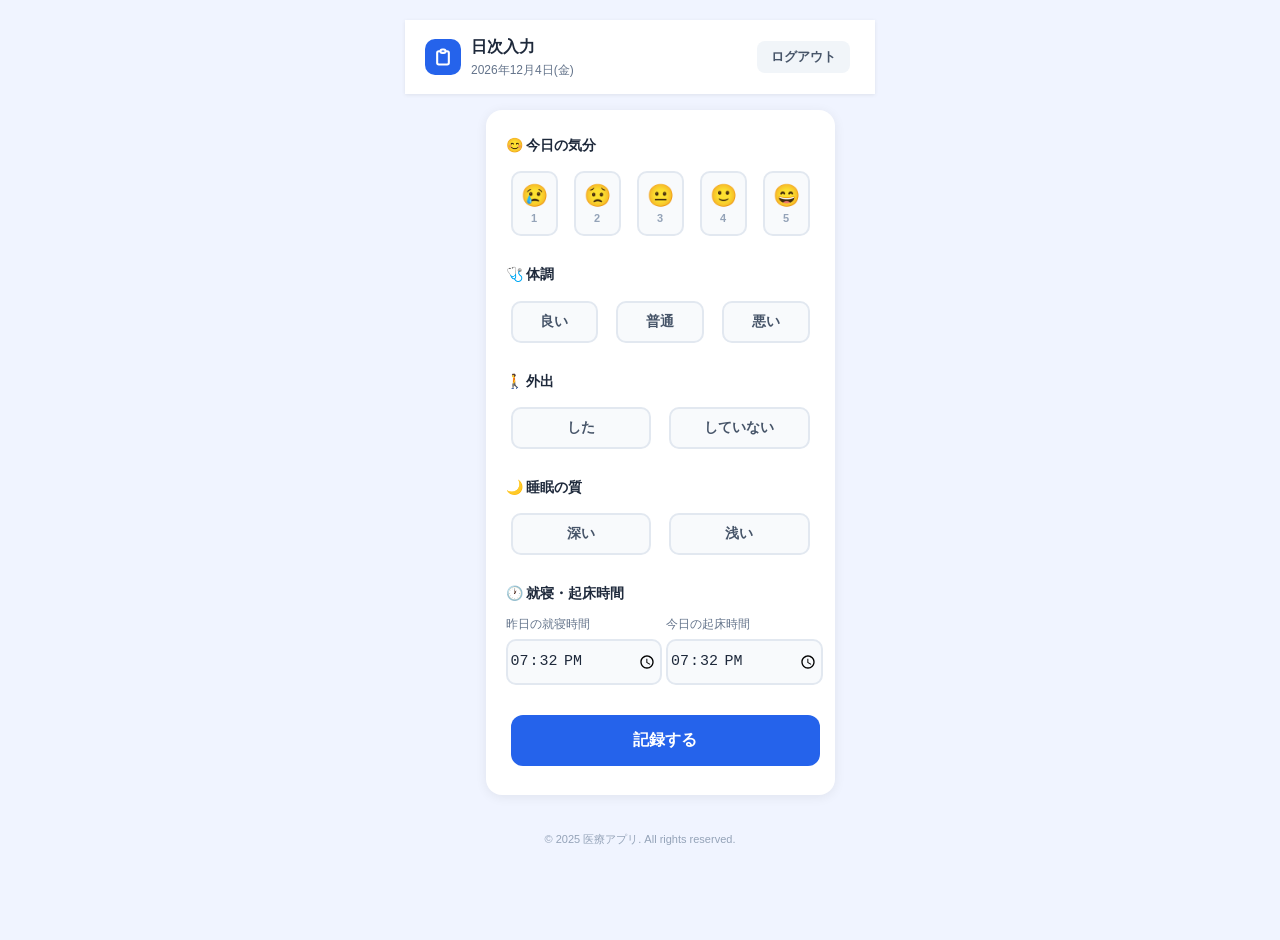
<file: daily_input.html>
<!DOCTYPE html>
<html lang="ja">
<head>
  <meta charset="UTF-8" />
  <meta name="viewport" content="width=device-width, initial-scale=1.0" />
  <title>日次入力 | 医療アプリ</title>

  <link rel="stylesheet" href="css/style.css" />

  <style>
    /* ========================================
        積山担当：日次入力画面専用スタイル
        クラス名プレフィックス「t-」統一
       ======================================== */
    .t-body {
      font-family: 'Hiragino Kaku Gothic ProN', 'Noto Sans JP', sans-serif;
      background: #f0f4ff;
      min-height: 100vh;
      display: flex;
      flex-direction: column;
      align-items: center;
    }
    .t-header {
      width: 100%;
      max-width: 430px;
      background: #fff;
      padding: 14px 20px;
      display: flex;
      align-items: center;
      justify-content: space-between;
      box-shadow: 0 1px 4px rgba(0,0,0,.08);
      position: sticky;
      top: 0;
      z-index: 10;
    }
    .t-header-left { display: flex; align-items: center; gap: 10px; }
    .t-header-icon {
      width: 36px; height: 36px;
      background: #2563eb;
      border-radius: 10px;
      display: flex; align-items: center; justify-content: center;
      color: #fff;
    }
    .t-header-title { font-size: 16px; font-weight: 700; color: #1e293b; }
    .t-header-date  { font-size: 12px; color: #64748b; margin-top: 1px; }
    .t-btn-logout {
      background: #f1f5f9; border: none; border-radius: 8px;
      padding: 7px 14px; font-size: 13px; color: #475569;
      cursor: pointer; font-weight: 600;
    }
    .t-btn-logout:hover { background: #e2e8f0; }
    .t-card {
      width: 100%; max-width: 430px;
      background: #fff;
      border-radius: 16px;
      padding: 24px 20px;
      margin: 16px 0 24px;
      box-shadow: 0 2px 12px rgba(0,0,0,.07);
    }
    .t-error-banner {
      display: none;
      background: #fff7ed;
      border: 1px solid #fb923c;
      border-radius: 10px;
      padding: 10px 14px;
      margin-bottom: 18px;
      font-size: 13px;
      color: #c2410c;
      gap: 8px;
    }
    .t-error-banner.t-show { display: flex; align-items: flex-start; }
    .t-section { margin-bottom: 22px; }
    .t-section-label {
      display: flex; align-items: center; gap: 6px;
      font-size: 14px; font-weight: 700; color: #1e293b;
      margin-bottom: 10px;
    }
    .t-btn-group { display: flex; gap: 8px; flex-wrap: wrap; }
    .t-btn-choice {
      flex: 1; min-width: 72px;
      padding: 10px 8px;
      border: 2px solid #e2e8f0;
      border-radius: 10px;
      background: #f8fafc;
      font-size: 14px; font-weight: 600; color: #475569;
      cursor: pointer; text-align: center;
      transition: all .15s;
    }
    .t-btn-choice:hover { border-color: #93c5fd; background: #eff6ff; }
    .t-btn-choice.t-selected { border-color: #2563eb; background: #2563eb; color: #fff; }
    .t-btn-choice.t-err-field { border-color: #ef4444 !important; }
    .t-mood-group { display: flex; gap: 6px; justify-content: space-between; }
    .t-btn-mood {
      flex: 1;
      padding: 10px 4px;
      border: 2px solid #e2e8f0;
      border-radius: 10px;
      background: #f8fafc;
      cursor: pointer;
      text-align: center;
      transition: all .15s;
      display: flex; flex-direction: column; align-items: center; gap: 3px;
    }
    .t-btn-mood .t-emoji { font-size: 22px; }
    .t-btn-mood .t-score { font-size: 11px; color: #94a3b8; font-weight: 600; }
    .t-btn-mood:hover { border-color: #93c5fd; background: #eff6ff; }
    .t-btn-mood.t-selected { border-color: #2563eb; background: #eff6ff; }
    .t-btn-mood.t-err-field { border-color: #ef4444 !important; }
    .t-purpose-block {
      display: none;
      margin-top: 10px;
      padding: 12px;
      background: #f8fafc;
      border-radius: 10px;
      border: 1px solid #e2e8f0;
    }
    .t-purpose-label { font-size: 13px; color: #64748b; margin-bottom: 8px; }
    .t-purpose-grid { display: grid; grid-template-columns: 1fr 1fr; gap: 6px; }
    .t-btn-purpose {
      padding: 9px 6px;
      border: 2px solid #e2e8f0;
      border-radius: 8px;
      background: #fff;
      font-size: 13px; color: #475569; font-weight: 600;
      cursor: pointer; text-align: center;
      transition: all .15s;
    }
    .t-btn-purpose:hover { border-color: #93c5fd; background: #eff6ff; }
    .t-btn-purpose.t-selected { border-color: #2563eb; background: #2563eb; color: #fff; }
    .t-btn-purpose.t-err-field { border-color: #ef4444 !important; }
    .t-time-row { display: flex; gap: 12px; }
    .t-time-block { flex: 1; }
    .t-time-block label { font-size: 12px; color: #64748b; margin-bottom: 5px; display: block; }
    .t-time-input {
      width: 100%; padding: 10px 2px;
      border: 2px solid #e2e8f0; border-radius: 10px;
      font-size: 15px; color: #1e293b; background: #f8fafc;
      outline: none; transition: border-color .15s;
    }
    .t-time-input:focus { border-color: #2563eb; background: #fff; }
    .t-time-input.t-err-field { border-color: #ef4444 !important; }
    .t-field-error {
      display: none; font-size: 12px; color: #ef4444;
      margin-top: 4px; font-weight: 600;
    }
    .t-field-error.t-show { display: block; }
    .t-btn-submit {
      width: 100%; padding: 15px;
      background: #2563eb; border: none; border-radius: 12px;
      color: #fff; font-size: 16px; font-weight: 700;
      cursor: pointer; margin-top: 8px;
      transition: background .15s;
    }
    .t-btn-submit:hover  { background: #1d4ed8; }
    .t-btn-submit:active { background: #1e40af; }
    .t-footer { font-size: 11px; color: #94a3b8; padding: 12px 0 24px; text-align: center; }
    .t-modal-overlay {
      display: none;
      position: fixed; inset: 0;
      background: rgba(0,0,0,.45);
      z-index: 100;
      align-items: center; justify-content: center;
    }
    .t-modal-overlay.t-show { display: flex; }
    .t-modal {
      background: #fff; border-radius: 20px;
      padding: 32px 24px;
      width: 90%; max-width: 380px;
      text-align: center;
      box-shadow: 0 8px 32px rgba(0,0,0,.15);
    }
    .t-modal-icon  { font-size: 52px; margin-bottom: 12px; }
    .t-modal-title { font-size: 20px; font-weight: 800; color: #1e293b; margin-bottom: 6px; }
    .t-modal-sub   { font-size: 14px; color: #64748b; margin-bottom: 16px; }
    .t-modal-msg {
      border-radius: 10px; padding: 14px 16px;
      font-size: 14px; font-weight: 600;
      margin-bottom: 20px; line-height: 1.5;
    }
    .t-modal-msg.t-good { background: #f0fdf4; color: #166534; }
    .t-modal-msg.t-bad  { background: #fff7ed; color: #9a3412; }
    .t-btn-hospital {
      display: flex; align-items: center; justify-content: center; gap: 8px;
      width: 100%; padding: 13px;
      background: #f97316; border: none; border-radius: 12px;
      color: #fff; font-size: 14px; font-weight: 700;
      cursor: pointer; margin-bottom: 10px;
    }
    .t-btn-hospital:hover { background: #ea580c; }
    .t-btn-home {
      width: 100%; padding: 13px;
      background: #2563eb; border: none; border-radius: 12px;
      color: #fff; font-size: 15px; font-weight: 700;
      cursor: pointer;
    }
    .t-btn-home:hover { background: #1d4ed8; }
  </style>
</head>

<body class="t-body">

<header class="t-header">
  <div class="t-header-left">
    <div class="t-header-icon">
      <svg xmlns="http://www.w3.org/2000/svg" width="20" height="20" fill="none"
           viewBox="0 0 24 24" stroke="currentColor" stroke-width="2.5">
        <path stroke-linecap="round" stroke-linejoin="round"
              d="M9 5H7a2 2 0 00-2 2v12a2 2 0 002 2h10a2 2 0 002-2V7a2 2 0 00-2-2h-2
                 M9 5a2 2 0 002 2h2a2 2 0 002-2M9 5a2 2 0 012-2h2a2 2 0 012 2"/>
      </svg>
    </div>
    <div>
      <div class="t-header-title">日次入力</div>
      <div class="t-header-date" id="t-today-date"></div>
    </div>
  </div>
  <button class="t-btn-logout" onclick="tHandleLogout()">ログアウト</button>
</header>

<main>
  <div class="t-card">

    <div class="t-error-banner" id="t-error-banner">
      <span>⚠️</span>
      <div id="t-error-banner-text"></div>
    </div>

    <div class="t-section">
      <div class="t-section-label">😊 今日の気分</div>
      <div class="t-mood-group" id="t-mood-group">
        <button class="t-btn-mood" data-val="1" onclick="tSelectMood(1)">
          <span class="t-emoji">😢</span><span class="t-score">1</span>
        </button>
        <button class="t-btn-mood" data-val="2" onclick="tSelectMood(2)">
          <span class="t-emoji">😟</span><span class="t-score">2</span>
        </button>
        <button class="t-btn-mood" data-val="3" onclick="tSelectMood(3)">
          <span class="t-emoji">😐</span><span class="t-score">3</span>
        </button>
        <button class="t-btn-mood" data-val="4" onclick="tSelectMood(4)">
          <span class="t-emoji">🙂</span><span class="t-score">4</span>
        </button>
        <button class="t-btn-mood" data-val="5" onclick="tSelectMood(5)">
          <span class="t-emoji">😄</span><span class="t-score">5</span>
        </button>
      </div>
      <div class="t-field-error" id="t-err-mood">気分を選択してください</div>
    </div>

    <div class="t-section">
      <div class="t-section-label">🩺 体調</div>
      <div class="t-btn-group" id="t-condition-group">
        <button class="t-btn-choice" data-val="good"   onclick="tSelectCondition('good')">良い</button>
        <button class="t-btn-choice" data-val="normal" onclick="tSelectCondition('normal')">普通</button>
        <button class="t-btn-choice" data-val="bad"    onclick="tSelectCondition('bad')">悪い</button>
      </div>
      <div class="t-field-error" id="t-err-condition">体調を選択してください</div>
    </div>

    <div class="t-section">
      <div class="t-section-label">🚶 外出</div>
      <div class="t-btn-group" id="t-outing-group">
        <button class="t-btn-choice" data-val="yes" onclick="tSelectOuting('yes')">した</button>
        <button class="t-btn-choice" data-val="no"  onclick="tSelectOuting('no')">していない</button>
      </div>
      <div class="t-field-error" id="t-err-outing">外出を選択してください</div>

      <div class="t-purpose-block" id="t-purpose-block">
        <div class="t-purpose-label">外出目的</div>
        <div class="t-purpose-grid" id="t-purpose-group">
          <button class="t-btn-purpose" data-val="hospital" onclick="tSelectPurpose('hospital')">通院</button>
          <button class="t-btn-purpose" data-val="shopping" onclick="tSelectPurpose('shopping')">買い物</button>
          <button class="t-btn-purpose" data-val="walk"     onclick="tSelectPurpose('walk')">散歩・運動</button>
          <button class="t-btn-purpose" data-val="work"     onclick="tSelectPurpose('work')">仕事</button>
          <button class="t-btn-purpose" data-val="social"   onclick="tSelectPurpose('social')">友人・家族との交流</button>
          <button class="t-btn-purpose" data-val="other"    onclick="tSelectPurpose('other')">その他</button>
        </div>
        <div class="t-field-error" id="t-err-purpose">外出目的を選択してください</div>
      </div>
    </div>

    <div class="t-section">
      <div class="t-section-label">🌙 睡眠の質</div>
      <div class="t-btn-group" id="t-sleep-group">
        <button class="t-btn-choice" data-val="deep"    onclick="tSelectSleep('deep')">深い</button>
        <button class="t-btn-choice" data-val="shallow" onclick="tSelectSleep('shallow')">浅い</button>
      </div>
      <div class="t-field-error" id="t-err-sleep">睡眠の質を選択してください</div>
    </div>

    <div class="t-section">
      <div class="t-section-label">🕐 就寝・起床時間</div>
      <div class="t-time-row">
        <div class="t-time-block">
          <label for="t-sleep-time">昨日の就寝時間</label>
          <input type="time" id="t-sleep-time" class="t-time-input" />
        </div>
        <div class="t-time-block">
          <label for="t-wake-time">今日の起床時間</label>
          <input type="time" id="t-wake-time" class="t-time-input" />
        </div>
      </div>
      <div class="t-field-error" id="t-err-time">起床時間は就寝時間より後に設定してください</div>
    </div>

    <button type="button" class="t-btn-submit" id="t-btn-submit">記録する</button>

  </div>
  <footer class="t-footer">© 2025 医療アプリ. All rights reserved.</footer>
</main>


<div class="t-modal-overlay" id="t-modal-good">
  <div class="t-modal">
    <div class="t-modal-icon">✅</div>
    <div class="t-modal-title">記録完了</div>
    <div class="t-modal-sub">本日の入力が完了しました。<br>お疲れ様でした！</div>
    <div class="t-modal-msg t-good">体調は良好です！<br>この調子で健康管理を続けましょう。</div>
    <button class="t-btn-home" onclick="tGoHome()">ホームへ</button>
  </div>
</div>

<div class="t-modal-overlay" id="t-modal-bad">
  <div class="t-modal">
    <div class="t-modal-icon">⚠️</div>
    <div class="t-modal-title">記録完了</div>
    <div class="t-modal-sub">本日の入力が完了しました。</div>
    <div class="t-modal-msg t-bad">
      体調があまり良くないようです。<br>
      無理をせず、医療機関への相談をご検討ください。
    </div>
    <button class="t-btn-hospital" onclick="tOpenHospital()">
      🏥 病院の予約アクセスページを開く
    </button>
    <button class="t-btn-home" onclick="tGoHome()">ホームへ</button>
  </div>
</div>


<script src="js/app.js"></script> 

<script>
  // 💡 鈴木修正：岩松君の login_user_id から本物のメールアドレスを確実に引っ張ってくる形に変更！
  const currentUserId = localStorage.getItem('login_user_id') || 'user@example.com';

  /* ==========================================
      状態管理
     ========================================== */
  const tState = {
    mood:      null,
    condition: null,
    outing:    null,
    purpose:   null,
    sleep:     null,
  };

  /* 今日の日付を表示 */
  (function tSetDate() {
    const d = new Date();
    document.getElementById('t-today-date').textContent =
      d.toLocaleDateString('ja-JP', {
        year: 'numeric', month: 'long', day: 'numeric', weekday: 'short'
      });
  })();

  /* 現在時刻をデフォルト値にセット */
  (function tSetDefaultTime() {
    const now  = new Date();
    const hhmm = `${String(now.getHours()).padStart(2,'0')}:${String(now.getMinutes()).padStart(2,'0')}`;
    document.getElementById('t-sleep-time').value = hhmm;
    document.getElementById('t-wake-time').value  = hhmm;
  })();

  /* ==========================================
      選択ヘルパー
     ========================================== */
  function tSelectGroup(groupId, val, btnClass) {
    document.querySelectorAll(`#${groupId} .${btnClass}`).forEach(b => {
      b.classList.toggle('t-selected', b.dataset.val === val);
      b.classList.remove('t-err-field');
    });
  }
  function tSelectMood(val) {
    tState.mood = val;
    document.querySelectorAll('#t-mood-group .t-btn-mood').forEach(b => {
      b.classList.toggle('t-selected', Number(b.dataset.val) === val);
      b.classList.remove('t-err-field');
    });
    tHideErr('t-err-mood');
  }
  function tSelectCondition(val) {
    tState.condition = val;
    tSelectGroup('t-condition-group', val, 't-btn-choice');
    tHideErr('t-err-condition');
  }
  function tSelectOuting(val) {
    tState.outing = val;
    tSelectGroup('t-outing-group', val, 't-btn-choice');
    tHideErr('t-err-outing');
    document.getElementById('t-purpose-block').style.display = val === 'yes' ? 'block' : 'none';
    if (val === 'no') {
      tState.purpose = null;
      document.querySelectorAll('#t-purpose-group .t-btn-purpose')
        .forEach(b => b.classList.remove('t-selected'));
    }
  }
  function tSelectPurpose(val) {
    tState.purpose = val;
    tSelectGroup('t-purpose-group', val, 't-btn-purpose');
    tHideErr('t-err-purpose');
  }
  function tSelectSleep(val) {
    tState.sleep = val;
    tSelectGroup('t-sleep-group', val, 't-btn-choice');
    tHideErr('t-err-sleep');
  }

  /* ==========================================
      エラー表示ヘルパー
     ========================================== */
  function tShowErr(id) { document.getElementById(id).classList.add('t-show'); }
  function tHideErr(id) { document.getElementById(id).classList.remove('t-show'); }
  function tMarkErrGroup(groupId, btnClass) {
    document.querySelectorAll(`#${groupId} .${btnClass}`)
      .forEach(b => b.classList.add('t-err-field'));
  }

  /* ==========================================
      バリデーション
     ========================================== */
  function tValidate() {
    let ok = true;
    const missing = [];

    if (!tState.mood) {
      tMarkErrGroup('t-mood-group', 't-btn-mood');
      tShowErr('t-err-mood');
      missing.push('今日の気分'); ok = false;
    }
    if (!tState.condition) {
      tMarkErrGroup('t-condition-group', 't-btn-choice');
      tShowErr('t-err-condition');
      missing.push('体調'); ok = false;
    }
    if (!tState.outing) {
      tMarkErrGroup('t-outing-group', 't-btn-choice');
      tShowErr('t-err-outing');
      missing.push('外出'); ok = false;
    }
    if (tState.outing === 'yes' && !tState.purpose) {
      tMarkErrGroup('t-purpose-group', 't-btn-purpose');
      tShowErr('t-err-purpose');
      missing.push('外出目的'); ok = false;
    }
    if (!tState.sleep) {
      tMarkErrGroup('t-sleep-group', 't-btn-choice');
      tShowErr('t-err-sleep');
      missing.push('睡眠の質'); ok = false;
    }

    const sleepTime = document.getElementById('t-sleep-time').value;
    const wakeTime  = document.getElementById('t-wake-time').value;
    if (!sleepTime || !wakeTime) {
      document.getElementById('t-sleep-time').classList.add('t-err-field');
      document.getElementById('t-wake-time').classList.add('t-err-field');
      document.getElementById('t-err-time').textContent = '就寝・起床時間を入力してください';
      tShowErr('t-err-time');
      missing.push('就寝・起床時間'); ok = false;
    } else {
      document.getElementById('t-sleep-time').classList.remove('t-err-field');
      document.getElementById('t-wake-time').classList.remove('t-err-field');
      tHideErr('t-err-time');
    }

    const banner = document.getElementById('t-error-banner');
    if (!ok) {
      document.getElementById('t-error-banner-text').textContent =
        `未入力項目（残り${missing.length}件）：${missing.join('、')}`;
      banner.classList.add('t-show');
      banner.scrollIntoView({ behavior: 'smooth', block: 'start' });
    } else {
      banner.classList.remove('t-show');
    }
    return ok;
  }

  /* ==========================================
      送信処理
     ========================================== */
  async function tHandleSubmit(e) {
    if (e && e.preventDefault) {
        e.preventDefault();
    }

    if (!tValidate()) return;

    const today = new Date();
    const recordDate = `${today.getFullYear()}-${today.getMonth() + 1}-${today.getDate()}`;
    const apiKey = "rehab-support-app-2026-key";

    const outingText = tState.outing === 'yes' ? 'した' : 'していない';
    const sleepText = tState.sleep === 'deep' ? '深い' : '浅い';
    
    const purposeMap = {
      "hospital": "通院", "shopping": "買い物", "walk": "散歩・運動",
      "work": "仕事", "social": "友人・家族との交流", "other": "その他"
    };
    const purposeText = tState.outing === 'yes' ? (purposeMap[tState.purpose] || "") : "";

    const requestData = {
      user_id: currentUserId,
      record_date: recordDate,
      mood: parseInt(tState.mood),
      condition: tState.condition,
      outing: outingText,
      purpose: purposeText,
      sleep: sleepText,
      bed_time: document.getElementById('t-sleep-time').value,
      wake_time: document.getElementById('t-wake-time').value
    };

    const submitBtn = document.getElementById('t-btn-submit');
    submitBtn.disabled = true;
    submitBtn.textContent = '登録中...';

    try {
      const response = await fetch("/api/v1/daily-record", {
        method: "POST",
        headers: {
          "X-API-KEY": apiKey,
          "Content-Type": "application/json"
        },
        body: JSON.stringify(requestData)
      });

      if (response.ok) {
        localStorage.setItem("inputTodayFlag", "true");

        // 体調判定：「悪い」→ 病院案内モーダル、それ以外 → 完了モーダル
        if (tState.condition === 'bad') {
          document.getElementById('t-modal-bad').classList.add('t-show');
        } else {
          document.getElementById('t-modal-good').classList.add('t-show');
        }
      } else {
        const errRes = await response.json();
        alert("データベースへの保存に失敗しました: " + (errRes.message || "サーバーエラー"));
        submitBtn.disabled = false;
        submitBtn.textContent = '記録する';
      }
    } catch (error) {
      console.error("通信エラー:", error);
      alert("通信エラーが発生しました。サーバー（mock_api.py）が起動しているか確認してください。");
      submitBtn.disabled = false;
      submitBtn.textContent = '記録する';
    }
  }

  /* 厚生労働省のホームページへ遷移 */
  function tOpenHospital() {
    window.location.href = 'https://www.mhlw.go.jp/index.html';
  }

  /* ホームへ遷移 */
  function tGoHome() {
    const todayStr = new Date().toISOString().slice(0, 10);
    localStorage.setItem('has_input_today_' + todayStr, 'true');

    document.getElementById('t-modal-good').classList.remove('t-show');
    document.getElementById('t-modal-bad').classList.remove('t-show');
    window.location.href = 'home.html';
  }

  /* ログアウト */
  function tHandleLogout() {
    if (confirm('ログアウトしますか？')) {
      if (typeof logout === 'function') logout();
    }
  }

  /* イベント登録をリスナーに完全一本化 */
  document.addEventListener('keydown', e => {
    if (e.key === 'Enter' && document.activeElement.tagName !== 'BUTTON') {
      tHandleSubmit(e);
    }
  });

  document.getElementById('t-btn-submit').addEventListener('click', function(e) {
      tHandleSubmit(e);
  });
</script>
</body>
</html>
</file>
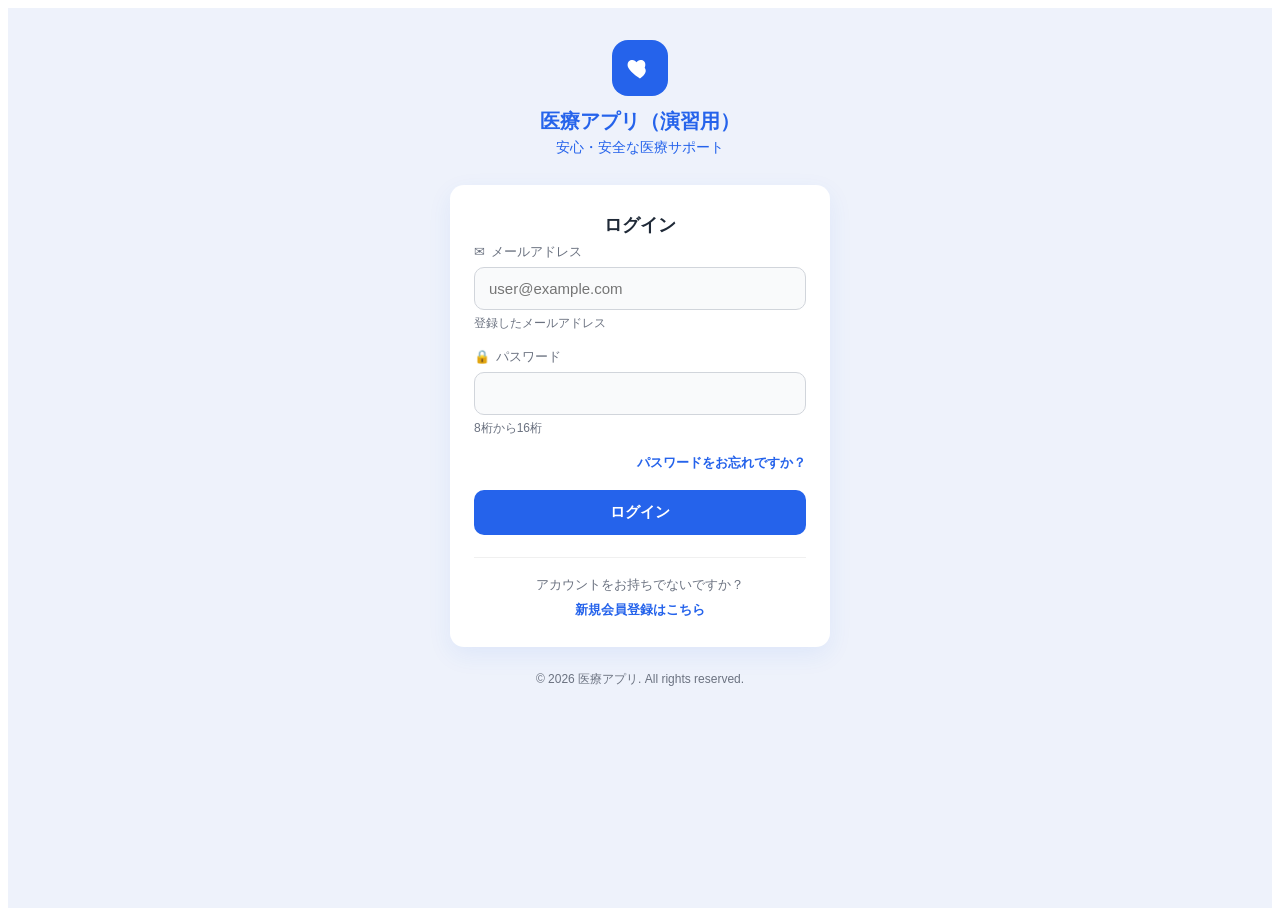
<file: incentive.html>
<!DOCTYPE html>
<html lang="ja">
<head>
    <meta charset="UTF-8">
    <meta name="viewport" content="width=device-width, initial-scale=1.0">
    <title>特典管理 - ゲーミング・リハビリステーション</title>
    <link rel="stylesheet" href="css/style.css">
    
    <style>
        /* ===================================================
           ルールA準拠：鈴木（特典）専用CSS（すべて s- を付与）
           =================================================== */
        .s-container {
            max-width: 600px;
            margin: 0 auto;
            padding: 10px;
            background-color: #f4f7f9; /* ベースを少しグレーにしてチケットを目立たせる */
            min-height: 100vh;
        }

        /* ヘッダー */
        .s-header {
            display: flex;
            justify-content: space-between;
            align-items: center;
            margin-bottom: 20px;
            border-bottom: 2px solid #004080;
            padding-bottom: 10px;
        }
        .s-header h2 {
            margin: 0;
            color: #004080;
        }
        .s-back-btn {
            background-color: #ffffff;
            color: #333333;
            border: 1px solid #cccccc;
            padding: 6px 14px;
            font-size: 14px;
            border-radius: 4px;
            cursor: pointer;
        }

        /* 画面42：特典予測表示エリア */
        .s-prediction-card {
            background: linear-gradient(135deg, #6a11cb 0%, #2575fc 100%);
            color: #ffffff;
            padding: 20px;
            border-radius: 12px;
            box-shadow: 0 4px 15px rgba(0,0,0,0.1);
            margin-bottom: 25px;
            text-align: center;
        }
        .s-login-days-title {
            font-size: 14px;
            margin: 0;
            opacity: 0.9;
        }
        .s-login-days-value {
            font-size: 48px;
            font-weight: bold;
            margin: 5px 0;
            display: block;
        }
        .s-next-reward-box {
            background-color: rgba(255, 255, 255, 0.15);
            padding: 12px;
            border-radius: 8px;
            margin-top: 15px;
            text-align: left;
        }
        .s-next-reward-title {
            font-size: 13px;
            font-weight: bold;
            margin: 0 0 4px 0;
            color: #ffe066;
        }
        .s-next-reward-name {
            font-size: 16px;
            font-weight: bold;
            margin: 0;
        }
        .s-next-reward-desc {
            font-size: 12px;
            margin: 2px 0 0 0;
            opacity: 0.8;
        }
        
        /* 進捗ゲージ */
        .s-gauge-container {
            margin-top: 15px;
        }
        .s-gauge-labels {
            display: flex;
            justify-content: space-between;
            font-size: 12px;
            margin-bottom: 4px;
        }
        .s-gauge-bg {
            background-color: rgba(255, 255, 255, 0.3);
            border-radius: 6px;
            height: 12px;
            overflow: hidden;
        }
        .s-gauge-bar {
            background-color: #ffe066;
            height: 100%;
            width: 28.5%; /* 2日 / 7日 */
            border-radius: 6px;
        }

        /* ===================================================
           修正：画面44：全特典一覧（画像1枚目参照：チケット風）
           =================================================== */
        .s-list-section-title {
            font-size: 18px;
            font-weight: bold;
            margin: 25px 0 15px 0;
            color: #333333;
        }
        .s-reward-list {
            display: flex;
            flex-direction: column;
            gap: 15px;
        }

        /* チケット共通の土台（画像1の縦型チケット風） */
        .s-reward-card {
            background-color: #ffffff;
            border-radius: 8px;
            display: flex;
            align-items: center;
            justify-content: space-between;
            position: relative;
            box-shadow: 0 3px 6px rgba(0,0,0,0.05);
            overflow: hidden; /* ミシン目からはみ出た部分を隠す */
        }

        /* 修正要件：利用できないチケットはぼかしを入れる */
        .s-status-locked {
            filter: blur(1.5px) grayscale(50%); /* 修正：ぼかしを適用 */
            opacity: 0.7;
            cursor: pointer; /* 画像2のためにクリック可能に */
        }

        /* 左側：チケットの左端（色付きの縦帯） */
        .s-ticket-left-edge {
            width: 8px;
            height: 100%;
            position: absolute;
            left: 0;
            top: 0;
        }

        /* チケット本体の内容 */
        .s-reward-left {
            display: flex;
            align-items: center;
            gap: 15px;
            padding: 15px;
            padding-left: 23px; /* 縦帯分＋余白 */
            flex: 1;
        }
        .s-icon-wrapper {
            font-size: 28px;
            width: 50px;
            height: 50px;
            background-color: #f0f4f8;
            border-radius: 50%;
            display: flex;
            align-items: center;
            justify-content: center;
            border: 1px solid #e0e0e0;
        }
        .s-reward-info h4 {
            margin: 0 0 5px 0;
            font-size: 16px;
            color: #333333;
        }
        .s-reward-info p {
            margin: 0;
            font-size: 12px;
            color: #666666;
        }

        /* 右側：チケットのミシン目と丸い切り欠き（画像1の見た目） */
        .s-reward-right {
            display: flex;
            align-items: center;
            padding: 15px;
            position: relative;
        }

        /* 縦方向のミシン目 */
        .s-ticket-perforation {
            width: 1px;
            height: 80%;
            position: absolute;
            left: -1px;
            top: 10%;
            border-left: 1px dashed #cccccc;
        }

        /* チケットの上下にある丸い切り欠き */
        .s-reward-card::before,
        .s-reward-card::after {
            content: '';
            position: absolute;
            right: 80px; /* ミシン目の位置に合わせて調整 */
            width: 16px;
            height: 16px;
            background-color: #f4f7f9; /* コンテナの背景色と合わせる */
            border-radius: 50%;
            z-index: 5;
        }
        .s-reward-card::before { top: -8px; }
        .s-reward-card::after { bottom: -8px; }

        /* 状態クラス：利用可能 */
        .s-status-available .s-ticket-left-edge { background-color: #28a745; }
        .s-status-available .s-ticket-perforation { border-left-color: #28a745; border-left-style: dashed; }
        .s-status-available { cursor: pointer; transition: transform 0.2s; }
        .s-status-available:hover { transform: translateY(-2px); box-shadow: 0 5px 10px rgba(0,0,0,0.1); }
        .s-use-btn { background-color: #28a745; color: #ffffff; padding: 6px 12px; border-radius: 4px; font-weight: bold; font-size: 13px; }
        .s-use-btn:hover { background-color: #218838; }

        /* 状態クラス：利用不可能 */
        .s-status-locked .s-ticket-left-edge { background-color: #dc3545; } /* 赤でロック表示 */
        .s-status-locked .s-reward-right { filter: blur(0.5px); } /* ミシン目も少しぼかす */
        .s-lock-badge { font-size: 11px; color: #dc3545; background-color: #f8d7da; padding: 3px 6px; border-radius: 4px; font-weight: bold; white-space: nowrap; }

        /* 状態クラス：使用済み */
        .s-status-used { opacity: 0.5; background-color: #f9f9f9; }
        .s-status-used .s-ticket-left-edge { background-color: #6c757d; }
        .s-status-used .s-ticket-perforation { border-left-color: #6c757d; }
        .s-used-badge { font-size: 12px; color: #999999; font-weight: bold; margin-right: 15px; }

        /* ===================================================
           画面45：モーダル共通土台（画像2準拠）
           =================================================== */
        .s-modal-overlay {
            position: fixed;
            top: 0; left: 0; width: 100%; height: 100%;
            background-color: rgba(0, 0, 0, 0.7); /* 画像2のように暗めに */
            display: flex; justify-content: center; align-items: center;
            z-index: 1000;
        }
        .s-modal-content {
            background-color: #ffffff;
            border-radius: 12px;
            width: 85%; max-width: 400px;
            overflow: hidden; /* コンテンツが角丸からはみ出ないように */
            animation: s-fadeIn 0.2s ease-out;
        }
        @keyframes s-fadeIn { from { transform: scale(0.9); opacity: 0; } to { transform: scale(1); opacity: 1; } }

        /* モーダルのヘッダー・アクション */
        .s-modal-close-wrapper { text-align: right; padding: 10px 15px; background-color: #f8f9fa; border-bottom: 1px solid #eeeeee; }
        .s-modal-close { background: none; border: none; color: #aaa; font-size: 24px; cursor: pointer; padding: 0; }
        .s-modal-close:hover { color: #333; }
        
        .s-modal-body { padding: 25px; text-align: center; }
        .s-modal-title { font-size: 20px; font-weight: bold; margin: 0 0 15px 0; color: #333333; }
        .s-modal-desc { font-size: 14px; color: #666666; margin-bottom: 25px; line-height: 1.5; }
        .s-modal-actions { display: flex; gap: 10px; justify-content: center; }

        /* ---------------------------------------------------
           修正：画像2枚目参照（利用できないチケットのモーダル）
           --------------------------------=================== */
        .s-modal-condition-box {
            background-color: #f1f3f5;
            border-radius: 8px;
            padding: 15px;
            margin-bottom: 25px;
            text-align: left;
        }
        .s-modal-condition-title { font-size: 13px; color: #666666; font-weight: bold; margin: 0 0 6px 0; }
        .s-modal-condition-content { font-size: 15px; color: #dc3545; font-weight: bold; margin: 0; }
        .s-modal-condition-desc { font-size: 12px; color: #666666; margin: 4px 0 0 0; }
        
        .s-btn-ok { background-color: #0056b3; color: white; border: none; padding: 10px 20px; font-size: 16px; border-radius: 5px; cursor: pointer; }
        .s-btn-ok:hover { background-color: #004080; }
    </style>
</head>
<body class="theme-blue font-medium">

    <div class="s-container">
        
        <header class="s-header">
            <h2>特典管理</h2>
            <button class="s-back-btn" onclick="window.location.href='home.html'">◀ ホームへ</button>
        </header>

        <section class="s-prediction-card">
            <p class="s-login-days-title">連続ログイン日数</p>
            <span class="s-login-days-value">2日</span>
            <div class="s-next-reward-box">
                <p class="s-next-reward-title">🎁 次の特典まで あと5日</p>
                <p class="s-next-reward-name">ジュース無料券</p>
                <p class="s-next-reward-desc">温泉施設でお好きなジュース1本無料</p>
            </div>
            <div class="s-gauge-container">
                <div class="s-gauge-labels"><span>2日</span><span>7日達成で獲得</span></div>
                <div class="s-gauge-bg"><div class="s-gauge-bar"></div></div>
            </div>
        </section>

        <h3 class="s-list-section-title">全特典一覧</h3>
        <section class="s-reward-list">

            <div class="s-reward-card s-status-available" id="ticket-card-7">
                <div class="s-ticket-left-edge"></div> <div class="s-reward-left">
                    <div class="s-icon-wrapper">♨</div>
                    <div class="s-reward-info">
                        <h4>ジュース無料券</h4>
                        <p>店舗：◯◯温泉 | 期限：残り7日</p>
                    </div>
                </div>
                <div class="s-reward-right">
                    <div class="s-ticket-perforation"></div> <button class="s-use-btn">利用する</button>
                </div>
            </div>

            <div class="s-reward-card s-status-locked" id="ticket-card-14" onclick="openLockedModal('マッサージチェア30分券', '🛍 ◯◯ドラッグストア')">
                <div class="s-ticket-left-edge"></div> <div class="s-reward-left">
                    <div class="s-icon-wrapper">🛍</div>
                    <div class="s-reward-info">
                        <h4>マッサージチェア30分券</h4>
                        <p>14日ログイン達成特典</p>
                    </div>
                </div>
                <div class="s-reward-right">
                    <div class="s-ticket-perforation"></div>
                    <span class="s-lock-badge" id="ticket-badge-14">あと7日</span>
                </div>
            </div>

            <div class="s-reward-card s-status-used">
                <div class="s-ticket-left-edge"></div> <div class="s-reward-left">
                    <div class="s-icon-wrapper">♨</div>
                    <div class="s-reward-info">
                        <h4>温泉入浴券</h4>
                        <p>獲得済み | 使用済み</p>
                    </div>
                </div>
                <div class="s-reward-right">
                    <div class="s-ticket-perforation"></div>
                    <span class="s-used-badge">済</span>
                </div>
            </div>

        </section>
    </div>

    <div id="locked-modal" class="s-modal-overlay" style="display: none;">
        <div class="s-modal-content">
            <div class="s-modal-close-wrapper">
                <button class="s-modal-close" onclick="closeModal('locked-modal')">×</button>
            </div>
            
            <div class="s-modal-body">
                <div class="s-modal-title">この特典はまだ利用できません</div>
                <p class="s-modal-desc">
                    毎日ログインを続けて、リハビリステーションを完了させることで、この特典を獲得できます。
                </p>
                
                <div class="s-modal-condition-box">
                    <p class="s-modal-condition-title">獲得条件</p>
                    <p class="s-modal-condition-content">連続ログイン日数を14日達成</p>
                    <p class="s-modal-condition-desc">現在の進捗：7 / 14 日完了（あと7日）</p>
                </div>

                <div style="margin: -15px auto 25px auto; padding: 0 5px; text-align: left; max-width: 100%;">
                    <div style="background-color: #e9ecef; border-radius: 6px; height: 10px; overflow: hidden; width: 100%;">
                        <div id="s-modal-gauge-bar" style="background-color: #28a745; height: 100%; width: 0%; transition: width 0.3s ease;"></div>
                    </div>
                </div>
                
                <div class="s-modal-actions">
                    <button class="s-btn-ok" onclick="closeModal('locked-modal')">OK</button>
                </div>
            </div>
        </div>
    </div>

    <script src="js/app.js"></script>
    
    <script>
    // ==========================================
    // 1. ログインチェック（WBS・統合ルールに完全準拠）
    // ==========================================
    const currentUserId = (typeof checkAuth === 'function') ? checkAuth() : localStorage.getItem('login_user_id');

    // ==========================================
    // 2. 【鈴木統合】共通データおよびローカルストレージ連動（目標自動切り替え＆リアルタイム同期）
    // ==========================================
    document.addEventListener("DOMContentLoaded", async function() {
        // 💡 [追加機能] データベースからリアルタイムに最新のログイン日数を同期取得
        let days = 12; // フォールバック値
        try {
            if (typeof fetchLatestLoginStatus === 'function') {
                const status = await fetchLatestLoginStatus();
                if (status) {
                    days = status.login_days;
                }
            } else if (typeof getLoginDays === 'function') {
                days = getLoginDays();
            } else {
                days = parseInt(localStorage.getItem('loginDays')) || 12;
            }
        } catch (e) {
            console.error("データ同期エラー:", e);
            days = (typeof getLoginDays === 'function') ? getLoginDays() : 12;
        }

        const daysValueEl = document.querySelector('.s-login-days-value');
        if (daysValueEl) daysValueEl.textContent = days + '日';

        // 💡 [追加機能] データベースの状況（14日以上など）に合わせてフロントの表示状態を本物同期
        const ticketCard14 = document.getElementById('ticket-card-14');
        const ticketBadge14 = document.getElementById('ticket-badge-14');
        if (days >= 14) {
            if (ticketCard14) {
                ticketCard14.classList.remove('s-status-locked');
                ticketCard14.classList.add('s-status-available');
                ticketCard14.style.filter = 'none';
                ticketCard14.style.opacity = '1';
                // 利用可能になったらクリック時にロックモーダルではなく確認モーダルが開くよう差し替え
                ticketCard14.setAttribute('onclick', "openConfirmModal('マッサージチェア30分券')");
            }
            if (ticketBadge14) {
                ticketBadge14.className = 's-use-btn';
                ticketBadge14.textContent = '利用する';
                ticketBadge14.style.backgroundColor = '#28a745';
                ticketBadge14.style.color = '#ffffff';
            }
        } else {
            if (ticketBadge14) {
                ticketBadge14.textContent = `あと${14 - days}日`;
            }
        }

        // 現在のログイン日数に応じて、目指すべき次のターゲット（目標）を自動判別
        let targetDays = 7;
        let rewardName = "ジュース無料券";
        let rewardDesc = "温泉施設でお好きなジュース1本無料";

        if (days >= 7 && days < 14) {
            targetDays = 14;
            rewardName = "マッサージチェア30分券";
            rewardDesc = "14日ログイン達成特典（◯◯ドラッグストア）";
        } else if (days >= 14) {
            targetDays = 30; // 14日達成後は次の目標日数を設定
            rewardName = "温泉入浴券";
            rewardDesc = "提携温泉施設の入浴料が1回無料";
        }

        const diff = targetDays - days;
        const nextRewardTitleEl = document.querySelector('.s-next-reward-title');
        const nextRewardNameEl = document.querySelector('.s-next-reward-name');
        const nextRewardDescEl = document.querySelector('.s-next-reward-desc');
        const gaugeBarEl = document.querySelector('.s-gauge-bar');
        const gaugeLabelsEl = document.querySelector('.s-gauge-labels');

        // テキスト情報を次の特典の内容に書き換え
        if (nextRewardNameEl) nextRewardNameEl.textContent = rewardName;
        if (nextRewardDescEl) nextRewardDescEl.textContent = rewardDesc;

        if (diff > 0) {
            if (nextRewardTitleEl) nextRewardTitleEl.textContent = `🎁 次の特典まで あと${diff}日`;
            if (gaugeBarEl) gaugeBarEl.style.width = (days / targetDays * 100) + '%';
            if (gaugeLabelsEl) gaugeLabelsEl.innerHTML = `<span>${days}日</span><span>${targetDays}日達成で獲得</span>`;
        } else {
            if (nextRewardTitleEl) nextRewardTitleEl.textContent = `🎉 全ての特典条件を達成しました！`;
            if (gaugeBarEl) gaugeBarEl.style.width = '100%';
            if (gaugeLabelsEl) gaugeLabelsEl.innerHTML = `<span>${days}日</span><span>目標達成！</span>`;
        }

        const condDescEl = document.querySelector('.s-modal-condition-desc');
        if (condDescEl) {
            condDescEl.textContent = `現在の進捗：${days} / 14 日完了（あと${14 - days > 0 ? 14 - days : 0}日）`;
        }
    });

    // ==========================================
    // 3. 【デザイン維持】モーダル表示・非表示（開閉）制御ロジック
    // ==========================================
    
    // ① 「利用する」ボタンを押したときの確認モーダル起動設定
    const useButtons = document.querySelectorAll('.s-use-btn');
    useButtons.forEach(function(btn) {
        btn.addEventListener('click', function(e) {
            e.stopPropagation(); // カード側のクリックイベント（openLockedModalなど）の発火を防ぐ
            
            const card = btn.closest('.s-reward-card');
            const rewardName = card.querySelector('.s-reward-info h4').textContent;
            
            openConfirmModal(rewardName);
        });
    });

    // ② 【利用確認モーダルを開く】（鈴木さんオリジナルのデザイン・構造を完全維持）
    function openConfirmModal(rewardName) {
        const existingModal = document.getElementById('confirm-modal');
        if (existingModal) existingModal.remove();

        const modalHtml = `
            <div id="confirm-modal" class="s-modal-overlay s-show" style="display: flex;">
                <div class="s-modal-content" style="text-align: center; max-width: 340px;">
                    <div class="s-modal-close-wrapper">
                        <button class="s-modal-close" onclick="closeModal('confirm-modal')">×</button>
                    </div>
                    <div class="s-modal-body">
                        <div class="s-modal-illustration" style="margin: 10px auto 20px auto; width: 70px; height: 70px; background-color: #e8f5e9; border-radius: 50%; display: flex; align-items: center; justify-content: center;">
                            <svg xmlns="http://www.w3.org/2000/svg" viewBox="0 0 24 24" fill="#28a745" style="width: 38px; height: 38px;">
                                <path d="M22 10V6a2 2 0 0 0-2-2H4a2 2 0 0 0-2 2v4a2 2 0 0 1 0 4v4a2 2 0 0 0 2 2h16a2 2 0 0 0 2-2v-4a2 2 0 0 1 0-4Zm-9 5.5h-2v-2h2v2Zm0-4.5h-2V7h2v4Z"/>
                            </svg>
                        </div>
                        <div class="s-modal-title" style="color: #28a745; font-size: 18px; font-weight: bold; margin-bottom: 12px;">特典を利用しますか？</div>
                        <p class="s-modal-desc" style="font-size: 14px; color: #333; margin-bottom: 20px; line-height: 1.5; text-align: left;">
                            <strong>【${rewardName}】</strong>を利用します。<br>
                            <span style="color: #dc3545; font-weight: bold;">※この操作は取り消せません。</span>スタッフの目の前でボタンを押してください。
                        </p>
                        <div class="s-modal-actions" style="display: flex; justify-content: flex-end; gap: 10px;">
                            <button class="s-back-btn" onclick="closeModal('confirm-modal')" style="background: #fff; border: 1px solid #ccc; padding: 8px 16px; border-radius: 6px; cursor: pointer;">キャンセル</button>
                            <button class="s-btn-ok" style="background-color: #28a745; color: #fff; border: none; padding: 8px 16px; border-radius: 6px; cursor: pointer;" onclick="handleUseSuccess('${rewardName}')">確定する</button>
                        </div>
                    </div>
                </div>
            </div>
        `;
        document.body.insertAdjacentHTML('beforeend', modalHtml);
    }
    window.openConfirmModal = openConfirmModal;

    // ③ 「確定する」を押したときの利用完了モーダル（オリジナルを維持）
    window.handleUseSuccess = function(rewardName) {
        closeModal('confirm-modal');

        const existingSuccessModal = document.getElementById('success-modal');
        if (existingSuccessModal) existingSuccessModal.remove();

        const successModalHtml = `
            <div id="success-modal" class="s-modal-overlay s-show" style="display: flex;">
                <div class="s-modal-content" style="text-align: center; max-width: 340px; border-top: 8px solid #28a745;">
                    <div class="s-modal-close-wrapper">
                        <button class="s-modal-close" onclick="closeModal('success-modal')">×</button>
                    </div>
                    <div class="s-modal-body">
                        <div style="margin: 10px auto 20px auto; width: 70px; height: 70px; background-color: #e8f5e9; border-radius: 50%; display: flex; align-items: center; justify-content: center;">
                            <svg xmlns="http://www.w3.org/2000/svg" viewBox="0 0 24 24" fill="#28a745" style="width: 40px; height: 40px;">
                                <path d="M12 2C6.48 2 2 6.48 2 12s4.48 10 10 10 10-4.48 10-10S17.52 2 12 2zm-2 15l-5-5 1.41-1.41L10 14.17l7.59-7.59L19 8l-9 9z"/>
                            </svg>
                        </div>
                        <div class="s-modal-title" style="color: #28a745; font-size: 20px; font-weight: bold; margin-bottom: 8px;">利用完了</div>
                        <p style="font-size: 13px; color: #666; margin-bottom: 16px;">
                            ただいま特典の利用処理が行われました。
                        </p>
                        
                        <div style="background-color: #f9f9f9; border: 1px dashed #28a745; padding: 12px; border-radius: 8px; margin-bottom: 20px; text-align: left;">
                            <span style="font-size: 11px; color: #28a745; font-weight: bold; display: block; margin-bottom: 4px;">▼ 店頭でこの画面を提示してください。</span>
                            <strong style="font-size: 14px; color: #333; display: block; margin-bottom: 4px;">特典：${rewardName}</strong>
                            <span style="font-size: 12px; color: #555;">ステータス：<span style="color: #28a745; font-weight: bold;">使用済 (済)</span></span>
                        </div>

                        <div class="s-modal-actions" style="display: flex; justify-content: center;">
                            <button class="s-btn-ok" style="background-color: #333; color: #fff; border: none; padding: 10px 32px; border-radius: 6px; cursor: pointer; width: 100%; font-weight: bold;" onclick="closeModal('success-modal')">閉じる</button>
                        </div>
                    </div>
                </div>
            </div>
        `;
        document.body.insertAdjacentHTML('beforeend', successModalHtml);
        
        // 💡 今後ここに、DBのステータスをサーバー側で'used'に書き換える非同期API通信処理を記述可能です
    };
    
    // ④ ロックされているチケットをクリックした時のポップアップ表示
    window.openLockedModal = function(couponName, shopName) {
        const lockedModal = document.getElementById('locked-modal');
        if (lockedModal) {
            const titleEl = lockedModal.querySelector('.s-modal-title');
            if (titleEl) {
                titleEl.textContent = 'チケットは利用できません';
                titleEl.style.color = '#dc3545';
                titleEl.style.fontWeight = 'bold';
            }
            
            // ゲージもリアルタイムの同期日数に合わせて自動伸縮
            const currentDays = parseInt(document.querySelector('.s-login-days-value').textContent) || 12;
            const modalGauge = document.getElementById('s-modal-gauge-bar');
            if (modalGauge) {
                const percentage = Math.min((currentDays / 14) * 100, 100);
                modalGauge.style.width = percentage + '%';
            }
            
            lockedModal.classList.add('s-show');
            lockedModal.style.display = 'flex';
        }
    };

    // ⑤ 共通：モーダルを閉じる関数
    window.closeModal = function(modalId) {
        const modal = document.getElementById(modalId);
        if (modal) {
            modal.classList.remove('s-show');
            modal.style.display = 'none';
            
            if (modalId === 'confirm-modal' || modalId === 'success-modal') {
                modal.remove();
            }
        }
    };

    // 背景クリッククローズガード
    document.addEventListener('click', function(e) {
        if (e.target.classList.contains('s-modal-overlay')) {
            const modalId = e.target.id;
            closeModal(modalId);
        }
    });
    </script>
</body>
</html>
</file>
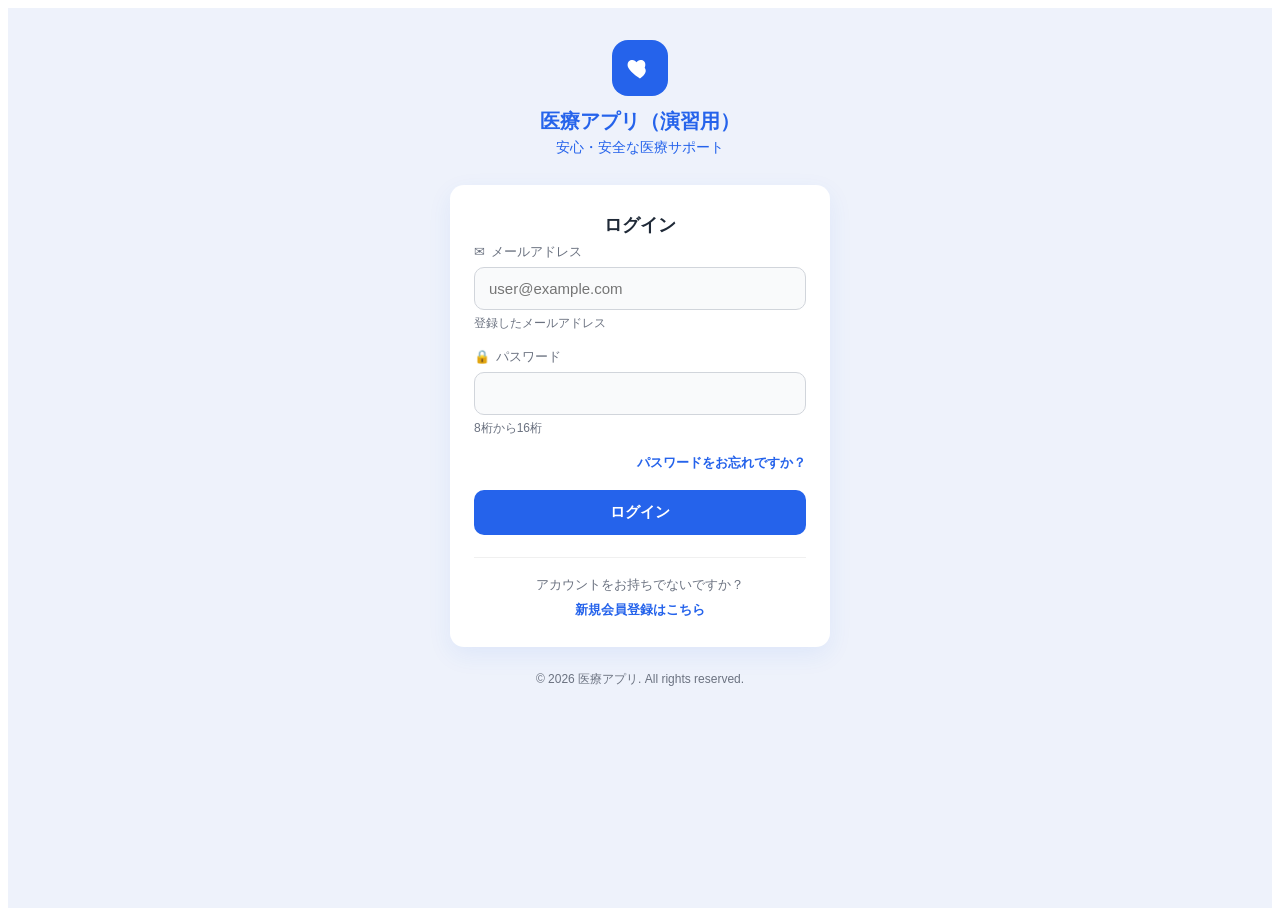
<file: login.html>
<!DOCTYPE html>
<html lang="ja">
<head>
  <meta charset="UTF-8">
  <meta name="viewport" content="width=device-width, initial-scale=1.0">
  <title>ログイン | 医療アプリ</title>

  <style>
    :root {
      --i-color-primary: #2563eb;
      --i-color-primary-dark: #1d4ed8;
      --i-color-bg: #eef2fb;
      --i-color-card: #ffffff;
      --i-color-text: #1f2937;
      --i-color-text-muted: #6b7280;
      --i-color-border: #d1d5db;
      --i-color-error-bg: #fdecec;
      --i-color-error-border: #f5c2c2;
      --i-color-error-text: #d93535;
      --i-radius: 14px;
      --i-radius-input: 10px;
    }

    .i-screen, .i-screen * { box-sizing: border-box; }

    .i-screen {
      font-family: "Hiragino Kaku Gothic ProN", "Hiragino Sans", Meiryo, sans-serif;
      color: var(--i-color-text);
      background-color: var(--i-color-bg);
      min-height: 100vh;
      display: flex;
      flex-direction: column;
      align-items: center;
      justify-content: flex-start;
      padding: 32px 16px;
      margin: 0;
    }

    .i-inner { width: 100%; max-width: 380px; }

    .i-brand { text-align: center; margin-bottom: 28px; }

    .i-brand__logo {
      width: 56px; height: 56px; margin: 0 auto 12px;
      background-color: var(--i-color-primary);
      border-radius: 16px;
      display: flex; align-items: center; justify-content: center;
    }

    .i-brand__title { font-size: 20px; font-weight: 600; color: var(--i-color-primary); margin: 0; }
    .i-brand__subtitle { font-size: 14px; color: var(--i-color-primary); margin: 4px 0 0; }

    .i-card {
      background-color: var(--i-color-card);
      border-radius: var(--i-radius);
      padding: 28px 24px;
      box-shadow: 0 8px 24px rgba(37, 99, 235, 0.08);
    }

    .i-card__heading { font-size: 18px; font-weight: 600; text-align: center; margin: 0 0 6px; }
    .i-card__subheading { font-size: 13px; color: var(--i-color-text-muted); text-align: center; margin: 0 0 20px; }

    .i-error-banner {
      display: flex; align-items: center; gap: 10px;
      background-color: var(--i-color-error-bg);
      border: 1px solid var(--i-color-error-border);
      border-radius: var(--i-radius-input);
      padding: 12px 14px; margin-bottom: 18px;
      color: var(--i-color-error-text);
      font-size: 13px; line-height: 1.5;
    }
    .i-error-banner[hidden] { display: none; }
    .i-error-banner__icon {
      flex-shrink: 0; width: 18px; height: 18px;
      border: 1.5px solid var(--i-color-error-text); border-radius: 50%;
      font-weight: 700; font-size: 12px; line-height: 15px; text-align: center;
    }

    .i-field { margin-bottom: 16px; }
    .i-field__label { display: block; font-size: 13px; color: var(--i-color-text-muted); margin-bottom: 6px; }
    .i-field__icon { margin-right: 2px; }
    .i-field__input {
      width: 100%; padding: 12px 14px; font-size: 15px;
      border: 1px solid var(--i-color-border);
      border-radius: var(--i-radius-input);
      background-color: #f9fafb;
      transition: border-color 0.15s, box-shadow 0.15s;
    }
    .i-field__input:focus {
      outline: none; border-color: var(--i-color-primary);
      background-color: #ffffff;
      box-shadow: 0 0 0 3px rgba(37, 99, 235, 0.12);
    }
    .i-field__input.i-is-invalid { border-color: var(--i-color-error-text); background-color: #fff7f7; }
    .i-field__hint { font-size: 12px; color: var(--i-color-text-muted); margin-top: 5px; }

    .i-field-row { display: flex; gap: 12px; }
    .i-field-row .i-field { flex: 1; }

    .i-agree {
      display: flex; align-items: flex-start; gap: 8px;
      font-size: 13px; color: var(--i-color-text); margin: 6px 0 18px;
    }
    .i-agree input { margin-top: 3px; flex-shrink: 0; }
    .i-agree a { color: var(--i-color-primary); }

    .i-card__forgot { text-align: right; margin-bottom: 18px; }
    .i-card__back { margin-bottom: 16px; }
    .i-link-muted { font-size: 13px; font-weight: 600; color: var(--i-color-primary); text-decoration: none; cursor: pointer; }
    .i-link-muted:hover { text-decoration: underline; }
    .i-link-back { font-size: 13px; color: var(--i-color-primary); text-decoration: none; cursor: pointer; }
    .i-link-back:hover { text-decoration: underline; }

    .i-btn-primary {
      width: 100%; padding: 13px; font-size: 15px; font-weight: 600;
      color: #ffffff; background-color: var(--i-color-primary);
      border: none; border-radius: var(--i-radius-input); cursor: pointer;
      transition: background-color 0.15s;
    }
    .i-btn-primary:hover { background-color: var(--i-color-primary-dark); }
    .i-btn-primary:disabled { opacity: 0.6; cursor: not-allowed; }

    .i-btn-secondary {
      width: 100%; padding: 13px; font-size: 15px; font-weight: 600;
      color: var(--i-color-primary); background-color: #ffffff;
      border: 1px solid var(--i-color-border); border-radius: var(--i-radius-input);
      cursor: pointer; transition: background-color 0.15s;
    }
    .i-btn-secondary:hover { background-color: #f3f4f6; }

    .i-btn-pair { display: flex; gap: 12px; }
    .i-btn-pair > * { flex: 1; }

    .i-card__switch {
      text-align: center; margin-top: 22px; padding-top: 18px;
      border-top: 1px solid #f0f0f0;
    }
    .i-card__switch-text { font-size: 13px; color: var(--i-color-text-muted); margin: 0 0 6px; }

    .i-footer { text-align: center; font-size: 12px; color: var(--i-color-text-muted); margin-top: 24px; }

    .i-modal {
      position: fixed; inset: 0;
      background: rgba(0,0,0,0.4);
      display: flex; align-items: center; justify-content: center;
      padding: 20px; z-index: 1000;
    }
    .i-modal[hidden] { display: none; }
    .i-modal__box {
      background: #fff; border-radius: var(--i-radius);
      max-width: 360px; width: 100%; max-height: 80vh;
      display: flex; flex-direction: column; overflow: hidden;
    }
    .i-modal__title { font-size: 16px; font-weight: 600; padding: 18px 20px 10px; margin: 0; }
    .i-modal__body { padding: 0 20px; overflow-y: auto; font-size: 13px; line-height: 1.7; color: var(--i-color-text); }
    .i-modal__body h4 { color: var(--i-color-primary); font-size: 14px; margin: 16px 0 6px; }
    .i-modal__footer { padding: 14px 20px 18px; }
  </style>
</head>

<body>
  <main class="i-screen">
    <div class="i-inner">
      <header class="i-brand">
        <div class="i-brand__logo" aria-hidden="true">
          <svg viewBox="0 0 24 24" width="28" height="28" fill="#ffffff">
            <path d="M12 21s-7.5-4.6-10-9.2C.6 9 1.6 5.5 4.8 5.1c2-.3 3.4.9 4.2 2 .8-1.1 2.2-2.3 4.2-2 3.2.4 4.2 3.9 2.8 6.7C19.5 16.4 12 21 12 21z"/>
          </svg>
        </div>
        <h1 class="i-brand__title">医療アプリ（演習用）</h1>
        <p class="i-brand__subtitle">安心・安全な医療サポート</p>
      </header>

      <!-- ログイン画面 -->
      <section id="i-screen-login" class="i-card" aria-labelledby="i-loginHeading">
        <h2 id="i-loginHeading" class="i-card__heading">ログイン</h2>

        <div id="i-login-error" class="i-error-banner" role="alert" hidden>
          <span class="i-error-banner__icon" aria-hidden="true">!</span>
          <span id="i-login-error-msg">メールアドレスまたはパスワードが正しくありません。</span>
        </div>

        <div class="i-field">
          <label class="i-field__label" for="i-login-userId">
            <span class="i-field__icon" aria-hidden="true">&#9993;</span> メールアドレス
          </label>
          <input type="email" id="i-login-userId" class="i-field__input"
                 placeholder="user@example.com" autocomplete="email" maxlength="254">
          <p class="i-field__hint">登録したメールアドレス</p>
        </div>

        <div class="i-field">
          <label class="i-field__label" for="i-login-password">
            <span class="i-field__icon" aria-hidden="true">&#128274;</span> パスワード
          </label>
          <input type="password" id="i-login-password" class="i-field__input"
                 autocomplete="current-password" maxlength="16">
          <p class="i-field__hint">8桁から16桁</p>
        </div>

        <div class="i-card__forgot">
          <a class="i-link-muted" id="i-to-reset">パスワードをお忘れですか？</a>
        </div>

        <button type="button" id="i-login-submit" class="i-btn-primary">ログイン</button>

        <div class="i-card__switch">
          <p class="i-card__switch-text">アカウントをお持ちでないですか？</p>
          <a class="i-link-muted" id="i-to-register">新規会員登録はこちら</a>
        </div>
      </section>

      <!-- 新規会員登録画面 -->
      <section id="i-screen-register" class="i-card" aria-labelledby="i-regHeading" hidden>
        <h2 id="i-regHeading" class="i-card__heading">新規会員登録</h2>

        <div id="i-reg-error" class="i-error-banner" role="alert" hidden>
          <span class="i-error-banner__icon" aria-hidden="true">!</span>
          <span id="i-reg-error-msg"></span>
        </div>

        <div class="i-field-row">
          <div class="i-field">
            <label class="i-field__label" for="i-reg-lastName">姓</label>
            <input type="text" id="i-reg-lastName" class="i-field__input" placeholder="山田" maxlength="32">
          </div>
          <div class="i-field">
            <label class="i-field__label" for="i-reg-firstName">名</label>
            <input type="text" id="i-reg-firstName" class="i-field__input" placeholder="太郎" maxlength="32">
          </div>
        </div>

        <div class="i-field">
          <label class="i-field__label" for="i-reg-email">
            <span class="i-field__icon" aria-hidden="true">&#9993;</span> メールアドレス
          </label>
          <input type="email" id="i-reg-email" class="i-field__input"
                 placeholder="user@example.com" autocomplete="email" maxlength="254">
          <p class="i-field__hint">ログイン等に使用します</p>
        </div>

        <div class="i-field">
          <label class="i-field__label" for="i-reg-password">
            <span class="i-field__icon" aria-hidden="true">&#128274;</span> パスワード
          </label>
          <input type="password" id="i-reg-password" class="i-field__input" maxlength="16">
          <p class="i-field__hint">英数字8桁から16桁</p>
        </div>

        <div class="i-field">
          <label class="i-field__label" for="i-reg-password2">
            <span class="i-field__icon" aria-hidden="true">&#128274;</span> パスワード（確認）
          </label>
          <input type="password" id="i-reg-password2" class="i-field__input" maxlength="16">
        </div>

        <label class="i-agree">
          <input type="checkbox" id="i-reg-agree">
          <span>
            <a id="i-open-terms">利用規約</a>および<a id="i-open-privacy">プライバシーポリシー</a>に同意します
          </span>
        </label>

        <button type="button" id="i-reg-submit" class="i-btn-primary">新規会員登録</button>

        <div class="i-card__switch">
          <p class="i-card__switch-text">すでにアカウントをお持ちですか？</p>
          <a class="i-link-muted" id="i-reg-to-login">ログインはこちら</a>
        </div>
      </section>

      <!-- パスワード再設定 (1) -->
      <section id="i-screen-reset-id" class="i-card" aria-labelledby="i-resetIdHeading" hidden>
        <div class="i-card__back">
          <a class="i-link-back" id="i-resetId-back">&larr; ログイン画面に戻る</a>
        </div>
        <h2 id="i-resetIdHeading" class="i-card__heading">パスワード再設定</h2>
        <p class="i-card__subheading">登録したメールアドレスを入力してください</p>

        <div id="i-resetId-error" class="i-error-banner" role="alert" hidden>
          <span class="i-error-banner__icon" aria-hidden="true">!</span>
          <span id="i-resetId-error-msg">このメールアドレスは登録されていません。</span>
        </div>

        <div class="i-field">
          <label class="i-field__label" for="i-reset-email">
            <span class="i-field__icon" aria-hidden="true">&#9993;</span> メールアドレス
          </label>
          <input type="email" id="i-reset-email" class="i-field__input"
                 placeholder="user@example.com" autocomplete="email" maxlength="254">
        </div>

        <button type="button" id="i-resetId-submit" class="i-btn-primary">次へ</button>
      </section>

      <!-- パスワード再設定 (2) -->
      <section id="i-screen-reset-pw" class="i-card" aria-labelledby="i-resetPwHeading" hidden>
        <div class="i-card__back">
          <a class="i-link-back" id="i-resetPw-back">&larr; ログイン画面に戻る</a>
        </div>
        <h2 id="i-resetPwHeading" class="i-card__heading">パスワード再設定</h2>
        <p class="i-card__subheading">新しいパスワードを設定してください</p>

        <div id="i-resetPw-error" class="i-error-banner" role="alert" hidden>
          <span class="i-error-banner__icon" aria-hidden="true">!</span>
          <span id="i-resetPw-error-msg"></span>
        </div>

        <div class="i-field">
          <label class="i-field__label">メールアドレス</label>
          <input type="text" id="i-resetPw-emailView" class="i-field__input"
                 readonly style="background:#eef2f7; color:var(--i-color-text-muted);">
        </div>

        <div class="i-field">
          <label class="i-field__label" for="i-resetPw-new">
            <span class="i-field__icon" aria-hidden="true">&#128274;</span> 新しいパスワード
          </label>
          <input type="password" id="i-resetPw-new" class="i-field__input" maxlength="16">
          <p class="i-field__hint">英字と数字を含む8桁から16桁</p>
        </div>

        <div class="i-field">
          <label class="i-field__label" for="i-resetPw-new2">
            <span class="i-field__icon" aria-hidden="true">&#128274;</span> パスワード（確認）
          </label>
          <input type="password" id="i-resetPw-new2" class="i-field__input" maxlength="16">
        </div>

        <div class="i-btn-pair">
          <button type="button" id="i-resetPw-back2" class="i-btn-secondary">戻る</button>
          <button type="button" id="i-resetPw-submit" class="i-btn-primary">パスワードを再設定</button>
        </div>
      </section>

      <footer class="i-footer">&copy; 2026 医療アプリ. All rights reserved.</footer>
    </div>
  </main>

  <!-- 💡 鈴木復元：利用規約 モーダル -->
  <div id="i-modal-terms" class="i-modal" role="dialog" aria-modal="true" hidden>
    <div class="i-modal__box">
      <h3 class="i-modal__title">利用規約</h3>
      <div class="i-modal__body">
        <p>この利用規約（以下「本規約」といいます）は、医療アプリ（以下「当社」といいます）が提供する医療サポートサービス（以下「本サービス」といいます）の利用条件を定めるものです。本サービスをご利用になる方（以下「利用者」といいます）は、本規約に同意したものとみなされます。</p>

        <h4>第1条（適用）</h4>
        <p>本規約は、本サービスの提供条件及び本サービスの利用に関する当社と利用者との間の権利義務関係を定めることを目的とし、利用者と当社との間の本サービスの利用に関わる一切の関係に適用されます。当社が当社ウェブサイト上で掲載する本サービス利用に関するルールは、本規約の一部を構成するものとします。本規約の内容と、前項のルールその他の本規約外における本サービスの説明等とが異なる場合は、本規約の規定が優先して適用されるものとします。</p>

        <h4>第2条（利用登録）</h4>
        <p>本サービスにおいては、登録希望者が本規約に同意の上、当社の定める方法によって利用登録を申請し、当社がこれを承認することによって、利用登録が完了するものとします。当社は、利用登録の申請者に虚偽の届出、本規約違反の経歴、その他当社が相当でないと判断する事由があると判断した場合、利用登録の申請を承認しないことがあり、その理由について開示義務を負わないものとします。</p>

        <h4>第3条（メールアドレスおよびパスワードの管理）</h4>
        <p>利用者は、自己の責任において、本サービスのメールアドレスおよびパスワードを適切に管理するものとします。利用者は、いかなる場合にも、メールアドレスおよびパスワードを第三者に譲渡または貸与し、もしくは第三者と共用することはできません。メールアドレスとパスワードの組み合わせが登録情報と一致してログインされた場合には、そのメールアドレスを登録している利用者自身による利用とみなします。</p>

        <h4>第4条（禁止事項）</h4>
        <p>利用者は、本サービスの利用にあたり、法令または公序良俗に違反する行為、犯罪行為に関連する行為、当社・他の利用者・第三者のサーバーまたはネットワークの機能を破壊もしくは妨害する行為、当社のサービス運営を妨害するおそれのある行為、他の利用者の個人情報を収集または蓄積する行為、不正アクセスまたはその試み、他の利用者への成りすまし、反社会的勢力への利益供与、その他当社が不適切と判断する行為をしてはなりません。</p>

        <h4>第5条（本サービスの提供の停止等）</h4>
        <p>当社は、システムの保守点検・更新を行う場合、地震・落雷・火災・停電・天災などの不可抗力により提供が困難となった場合、コンピュータまたは通信回線等が事故により停止した場合、その他当社が提供困難と判断した場合、利用者に事前に通知することなく本サービスの全部または一部の提供を停止または中断できるものとします。当社は、これにより利用者または第三者が被った不利益または損害について、一切の責任を負いません。</p>

        <h4>第6条（利用制限および登録抹消）</h4>
        <p>当社は、利用者が本規約のいずれかの条項に違反した場合、登録事項に虚偽があることが判明した場合、その他当社が利用を適当でないと判断した場合には、事前の通知なく、本サービスの全部もしくは一部の利用を制限し、または登録を抹消できるものとします。当社は、本条に基づく行為により利用者に生じた損害について、一切の責任を負いません。</p>

        <h4>第7条（免責事項）</h4>
        <p>当社は、本サービスに事実上または法律上の瑕疵がないことを明示的にも黙示的にも保証しておりません。当社は、本サービスによって利用者に生じたあらゆる損害について, 一切の責任を負いません。ただし、本サービスに関する当社と利用者との間の契約が消費者契約法に定める消費者契約となる場合は、この免責規定は適用されません。本サービスは医療行為ではなく、健康管理をサポートするためのツールです。体調に異常を感じた場合は、必ず医療機関を受診してください。</p>

        <h4>第8条（個人情報の取扱い）</h4>
        <p>当社は、本サービスの利用によって取得する個人情報については、当社「プライバシーポリシー」に従い適切に取り扱うものとします。</p>

        <h4>第9条（通知または連絡）</h4>
        <p>利用者と当社との間の通知または連絡は、当社の定める方法によって行うものとします。当社は、利用者から所定の方式に従った変更届け出がない限り、現在登録されている連絡先を有効なものとみなして通知または連絡を行い、これらは発信時に利用者へ到達したものとみなします。</p>

        <h4>第10条（権利義務の譲渡の禁止）</h4>
        <p>利用者は、当社の書面による事前の承諾なく、利用契約上の地位または本規約に基づく権利もしくは義務を第三者に譲渡し、または担保に供することはできません。</p>

        <h4>第11条（準拠法・裁判管轄）</h4>
        <p>本規約の解釈にあたっては、日本法を準拠法とします。本サービスに関して紛争が生じた場合には、当社の本店所在地を管轄する裁判所を専属的合意管轄とします。</p>
      </div>
      <div class="i-modal__footer">
        <button type="button" id="i-terms-close" class="i-btn-primary">閉じる</button>
      </div>
    </div>
  </div>

  <!-- 💡 鈴木復元：プライバシーポリシー モーダル -->
  <div id="i-modal-privacy" class="i-modal" role="dialog" aria-modal="true" hidden>
    <div class="i-modal__box">
      <h3 class="i-modal__title">プライバシーポリシー</h3>
      <div class="i-modal__body">
        <p>医療アプリ（以下「当社」といいます）は、本サービスにおける、ユーザーの個人情報の取扱いについて、以下のとおりプライバシーポリシー（以下「本ポリシー」といいます）を定めます。</p>

        <h4>第1条（個人情報）</h4>
        <p>「個人情報」とは、個人情報保護法にいう「個人情報」を指すものとし、生存する個人に関する情報であって、当該情報に含まれる氏名、生年月日、住所、電話番号、連絡先その他の記述等により特定の個人を識別できる情報及び容貌、指紋、声紋にかかるデータ、及び健康保険証の保険者番号などの当該情報単体から特定の個人を識別できる情報（個人識別情報）を指します。</p>

        <h4>第2条（個人情報の収集方法）</h4>
        <p>当社は、ユーザーが利用登録をする際に氏名、メールアドレスなどの個人情報をお尋ねすることがあります。また、本サービスでは、日々の気分・体調に関する情報、外出履歴、睡眠時間・睡眠の質に関する情報、その他健康管理に関する情報といった健康情報を収集します。</p>

        <h4>第3条（個人情報を収集・利用する目的）</h4>
        <p>当社が個人情報を収集・利用する目的は、本サービスの提供・運営、お問い合わせへの回答（本人確認を含む）、新機能・更新情報・キャンペーン等の案内メールの送付、メンテナンスや重要なお知らせの連絡、規約違反者や不正利用者の特定とご利用のお断り、ユーザーご自身による登録情報の閲覧・変更・削除、健康状態の分析および改善提案、ならびにこれらに付随する目的です。</p>

        <h4>第4条（利用目的の変更）</h4>
        <p>当社は、利用目的が変更前と関連性を有すると合理的に認められる場合に限り、個人情報の利用目的を変更するものとします。変更を行った場合には、変更後の目的について、当社所定の方法によりユーザーに通知し、または本ウェブサイト上に公表するものとします。</p>

        <h4>第5条（個人情報の第三者提供）</h4>
        <p>当社は、個人情報保護法その他の法令で認められる場合を除き、あらかじめユーザーの同意を得ることなく第三者に個人情報を提供することはありません。ただし、人の生命・身体・財産の保護に必要な場合や、利用目的の達成に必要な範囲で取扱いを委託する場合、事業承継に伴う場合などはこの限りではありません。</p>

        <h4>第6条（個人情報の開示）</h4>
        <p>当社は、本人から個人情報の開示を求められたときは、遅滞なくこれを開示します。ただし、本人または第三者の権利利益を害するおそれがある場合、業務の適正な実施に著しい支障を及ぼすおそれがある場合、その他法令に違反する場合は、その全部または一部を開示しないことがあり、その場合は遅滞なく通知します。</p>

        <h4>第7条（個人情報の訂正および削除）</h4>
        <p>ユーザーは、当社の保有する自己の個人情報が誤った情報である場合には、当社が定める手続きにより、訂正・追加または削除を請求することができます。当社は、請求に応じる必要があると判断した場合には遅滞なく対応し、対応の有無を遅滞なくユーザーに通知します。</p>

        <h4>第8条（個人情報の利用停止等）</h4>
        <p>当社は、本人から、利用目的の範囲を超えた取扱いや不正取得を理由に利用の停止または消去を求められた場合には、遅滞なく必要な調査を行い、応じる必要があると判断した場合には遅滞なく利用停止等を行い、その結果を遅滞なくユーザーに通知します。</p>

        <h4>第9条（プライバシーポリシーの変更）</h4>
        <p>本ポリシーの内容は、法令その他別段の定めのある事項を除き、ユーザーに通知することなく変更することができるものとします。当社が別途定める場合を除き、変更後のプライバシーポリシーは本ウェブサイトに掲載したときから効力を生じるものとします。</p>

        <h4>第10条（お問い合わせ窓口）</h4>
        <p>本ポリシーに関するお問い合わせは、医療アプリ サポートセンター（メールアドレス: privacy@medical-app.example.com）までお願いいたします。</p>

        <p style="color: var(--i-color-text-muted); margin-top: 16px;">2025年1月26日 制定</p>
      </div>
      <div class="i-modal__footer">
        <button type="button" id="i-privacy-close" class="i-btn-primary">閉じる</button>
      </div>
    </div>
  </div>

  <script src="js/app.js"></script>

  <script>
    (function () {
      "use strict";

      const API_BASE = "/api/v1";
      const API_KEY = "rehab-support-app-2026-key";

      const ID_PATTERN = /^[A-Za-z0-9]{8,16}$/;
      const PW_LEN = /^.{8,16}$/;
      const PW_ALNUM = /^(?=.*[A-Za-z])(?=.*[0-9]).+$/;
      const EMAIL_PATTERN = /^[^\s@]+@[^\s@]+\.[^\s@]+$/;

      const SCREENS = ["i-screen-login", "i-screen-register", "i-screen-reset-id", "i-screen-reset-pw"];
      function showScreen(id) {
        SCREENS.forEach(function (sid) {
          document.getElementById(sid).hidden = (sid !== id);
        });
        ["i-login-error", "i-reg-error", "i-resetId-error", "i-resetPw-error"].forEach(function (eid) {
          document.getElementById(eid).hidden = true;
        });
        window.scrollTo(0, 0);
      }

      function showError(bannerId, msgId, message) {
        document.getElementById(msgId).textContent = message;
        document.getElementById(bannerId).hidden = false;
      }
      function hideError(bannerId) {
        document.getElementById(bannerId).hidden = true;
      }

      // 💡 鈴木追加：モーダルを開閉する関数の定義
      function openModal(id) {
        const modal = document.getElementById(id);
        if (modal) modal.hidden = false;
      }
      function closeModal(id) {
        const modal = document.getElementById(id);
        if (modal) modal.hidden = true;
      }

      /* ログイン処理 */
      const loginId = document.getElementById("i-login-userId");
      const loginPw = document.getElementById("i-login-password");
      const loginBtn = document.getElementById("i-login-submit");

      function persistLogin(userId) {
        if (typeof window.saveLoginInfo === "function") {
          window.saveLoginInfo(userId);
        } else {
          localStorage.setItem("login_user_id", userId);
        }
      }

      async function submitLogin() {
        hideError("i-login-error");
        loginId.classList.remove("i-is-invalid");
        loginPw.classList.remove("i-is-invalid");

        let ok = true;
        if (!EMAIL_PATTERN.test(loginId.value)) { loginId.classList.add("i-is-invalid"); ok = false; }
        if (!ID_PATTERN.test(loginPw.value)) { loginPw.classList.add("i-is-invalid"); ok = false; }
        if (!ok) {
          showError("i-login-error", "i-login-error-msg", "メールアドレスの形式、またはパスワードを確認してください。");
          return;
        }

        loginBtn.disabled = true; loginBtn.textContent = "認証中...";
        try {
          const res = await fetch(API_BASE + "/login", {
            method: "POST",
            headers: { "Content-Type": "application/json", "X-API-KEY": API_KEY },
            body: JSON.stringify({ email: loginId.value, password: loginPw.value })
          });
          if (res.status === 200) {
            let savedId = loginId.value;
            try { const b = await res.json(); if (b && b.user_id) savedId = b.user_id; } catch (_) {}
            persistLogin(savedId);
            
            try {
              const statusRes = await fetch(API_BASE + `/login-status?user_id=${encodeURIComponent(savedId)}`, {
                method: "GET",
                headers: { "X-API-KEY": API_KEY, "Content-Type": "application/json" }
              });
              
              if (statusRes.ok) {
                const statusData = await statusRes.json();
                console.log("[LOGIN SYNC] 本物の入力フラグ:", statusData.input_today_flag);
                
                localStorage.setItem("loginDays", statusData.login_days);
                localStorage.setItem("inputTodayFlag", statusData.input_today_flag ? "true" : "false");

                if (statusData.input_today_flag === true || statusData.input_today_flag === "true") {
                  window.location.href = "home.html";
                } else {
                  window.location.href = "daily_input.html";
                }
                return;
              }
            } catch (statusErr) {
              console.error("ステータス同期エラー:", statusErr);
            }

            const todayStr = new Date().toISOString().slice(0, 10);
            if (localStorage.getItem('has_input_today_' + todayStr) === 'true') {
              window.location.href = "home.html";
            } else {
              window.location.href = "daily_input.html";
            }
            return;
          }
          let msg = "メールアドレスまたはパスワードが正しくありません。";
          try { const b = await res.json(); if (b && b.message) msg = b.message; } catch (_) {}
          showError("i-login-error", "i-login-error-msg", msg);
        } catch (_) {
          showError("i-login-error", "i-login-error-msg", "サーバーに接続できません。mock_api.py を確認してください。");
        } finally {
          loginBtn.disabled = false; loginBtn.textContent = "ログイン";
        }
      }

      loginBtn.addEventListener("click", submitLogin);
      [loginId, loginPw].forEach(function (el) {
        el.addEventListener("keydown", function (e) { if (e.key === "Enter") { e.preventDefault(); submitLogin(); } });
        el.addEventListener("input", function () { hideError("i-login-error"); });
      });

      /* 新規会員登録処理 */
      const regLast = document.getElementById("i-reg-lastName");
      const regFirst = document.getElementById("i-reg-firstName");
      const regEmail = document.getElementById("i-reg-email");
      const regPw = document.getElementById("i-reg-password");
      const regPw2 = document.getElementById("i-reg-password2");
      const regAgree = document.getElementById("i-reg-agree");
      const regBtn = document.getElementById("i-reg-submit");

      function markInvalid(el, cond) {
        if (cond) { el.classList.add("i-is-invalid"); return true; }
        el.classList.remove("i-is-invalid"); return false;
      }

      async function submitRegister() {
        hideError("i-reg-error");
        let bad = false;

        bad = markInvalid(regLast, regLast.value.trim() === "") || bad;
        bad = markInvalid(regFirst, regFirst.value.trim() === "") || bad;
        bad = markInvalid(regEmail, !EMAIL_PATTERN.test(regEmail.value)) || bad;
        bad = markInvalid(regPw, !(PW_LEN.test(regPw.value) && PW_ALNUM.test(regPw.value))) || bad;
        bad = markInvalid(regPw2, regPw2.value === "") || bad;

        if (bad) {
          showError("i-reg-error", "i-reg-error-msg", "入力内容を確認してください。");
          return;
        }
        if (regPw.value !== regPw2.value) {
          markInvalid(regPw2, true);
          showError("i-reg-error", "i-reg-error-msg", "パスワードが一致しません。");
          return;
        }
        if (!regAgree.checked) {
          showError("i-reg-error", "i-reg-error-msg", "規約への同意が必要です。");
          return;
        }

        regBtn.disabled = true; regBtn.textContent = "登録中...";
        try {
          const res = await fetch(API_BASE + "/register", {
            method: "POST",
            headers: { "Content-Type": "application/json", "X-API-KEY": API_KEY },
            body: JSON.stringify({
              username: (regLast.value + " " + regFirst.value).trim(),
              email: regEmail.value,
              password: regPw.value
            })
          });
          if (res.status === 200 || res.status === 201) {
            alert("アカウントの作成に成功しました。ログインしてください。");
            showScreen("i-screen-login");
            return;
          }
          let msg = "登録に失敗しました。";
          try { const b = await res.json(); if (b && b.message) msg = b.message; } catch (_) {}
          showError("i-reg-error", "i-reg-error-msg", msg);
        } catch (_) {
          showError("i-reg-error", "i-reg-error-msg", "サーバーに接続できません。");
        } finally {
          regBtn.disabled = false; regBtn.textContent = "新規会員登録";
        }
      }

      regBtn.addEventListener("click", submitRegister);
      [regLast, regFirst, regEmail, regPw, regPw2].forEach(function (el) {
        el.addEventListener("input", function () { el.classList.remove("i-is-invalid"); hideError("i-reg-error"); });
        el.addEventListener("keydown", function (e) { if (e.key === "Enter") { e.preventDefault(); submitRegister(); } });
      });

      /* パスワード再設定 */
      const resetEmail = document.getElementById("i-reset-email");
      const resetIdBtn = document.getElementById("i-resetId-submit");
      const resetEmailView = document.getElementById("i-resetPw-emailView");
      const resetNew = document.getElementById("i-resetPw-new");
      const resetNew2 = document.getElementById("i-resetPw-new2");
      const resetPwBtn = document.getElementById("i-resetPw-submit");

      let confirmedEmail = "";

      function submitResetId() {
        hideError("i-resetId-error");
        resetEmail.classList.remove("i-is-invalid");
        if (!EMAIL_PATTERN.test(resetEmail.value)) {
          resetEmail.classList.add("i-is-invalid");
          showError("i-resetId-error", "i-resetId-error-msg", "メールアドレスの形式が正しくありません。");
          return;
        }
        confirmedEmail = resetEmail.value;
        resetEmailView.value = confirmedEmail;
        resetNew.value = ""; resetNew2.value = "";
        showScreen("i-screen-reset-pw");
      }

      async function submitResetPw() {
        hideError("i-resetPw-error");
        resetNew.classList.remove("i-is-invalid");
        resetNew2.classList.remove("i-is-invalid");

        if (!PW_LEN.test(resetNew.value) || !PW_ALNUM.test(resetNew.value)) {
          resetNew.classList.add("i-is-invalid");
          showError("i-resetPw-error", "i-resetPw-error-msg", "パスワード形式を確認してください。");
          return;
        }
        if (resetNew.value !== resetNew2.value) {
          resetNew2.classList.add("i-is-invalid");
          showError("i-resetPw-error", "i-resetPw-error-msg", "パスワードが一致しません。");
          return;
        }

        resetPwBtn.disabled = true; resetPwBtn.textContent = "再設定中...";
        try {
          const res = await fetch(API_BASE + "/password-reset", {
            method: "POST",
            headers: { "Content-Type": "application/json", "X-API-KEY": API_KEY },
            body: JSON.stringify({ email: confirmedEmail, new_password: resetNew.value })
          });
          if (res.status === 200) {
            alert("パスワードの再設定が完了しました。");
            showScreen("i-screen-login");
            return;
          }
          let msg = "再設定に失敗しました。";
          try { const b = await res.json(); if (b && b.message) msg = b.message; } catch (_) {}
          if (res.status === 404) {
            showScreen("i-screen-reset-id");
            showError("i-resetId-error", "i-resetId-error-msg", "登録されていないメールアドレスです。");
          } else {
            showError("i-resetPw-error", "i-resetPw-error-msg", msg);
          }
        } catch (_) {
          showError("i-resetPw-error", "i-resetPw-error-msg", "サーバーに接続できません。");
        } finally {
          resetPwBtn.disabled = false; resetPwBtn.textContent = "パスワードを再設定";
        }
      }

      resetIdBtn.addEventListener("click", submitResetId);
      resetEmail.addEventListener("keydown", function (e) { if (e.key === "Enter") { e.preventDefault(); submitResetId(); } });
      resetEmail.addEventListener("input", function () { hideError("i-resetId-error"); resetEmail.classList.remove("i-is-invalid"); });

      resetPwBtn.addEventListener("click", submitResetPw);
      [resetNew, resetNew2].forEach(function (el) {
        el.addEventListener("keydown", function (e) { if (e.key === "Enter") { e.preventDefault(); submitResetPw(); } });
        el.addEventListener("input", function () { hideError("i-resetPw-error"); el.classList.remove("i-is-invalid"); });
      });

      document.getElementById("i-to-register").addEventListener("click", function () { showScreen("i-screen-register"); });
      document.getElementById("i-to-reset").addEventListener("click", function () { resetEmail.value = ""; showScreen("i-screen-reset-id"); });
      document.getElementById("i-reg-to-login").addEventListener("click", function () { showScreen("i-screen-login"); });
      document.getElementById("i-resetId-back").addEventListener("click", function () { showScreen("i-screen-login"); });
      document.getElementById("i-resetPw-back").addEventListener("click", function () { showScreen("i-screen-login"); });
      document.getElementById("i-resetPw-back2").addEventListener("click", function () { showScreen("i-screen-reset-id"); });

      // 💡 イベント登録と関数をバインド
      document.getElementById("i-open-terms").addEventListener("click", function () { openModal("i-modal-terms"); });
      document.getElementById("i-open-privacy").addEventListener("click", function () { openModal("i-modal-privacy"); });
      document.getElementById("i-terms-close").addEventListener("click", function () { closeModal("i-modal-terms"); });
      document.getElementById("i-privacy-close").addEventListener("click", function () { closeModal("i-modal-privacy"); });
      document.getElementById("i-modal-terms").addEventListener("click", function (e) { if (e.target === this) closeModal("i-modal-terms"); });
      document.getElementById("i-modal-privacy").addEventListener("click", function (e) { if (e.target === this) closeModal("i-modal-privacy"); });

      showScreen("i-screen-login");
    })();
  </script>
</body>
</html>
</file>
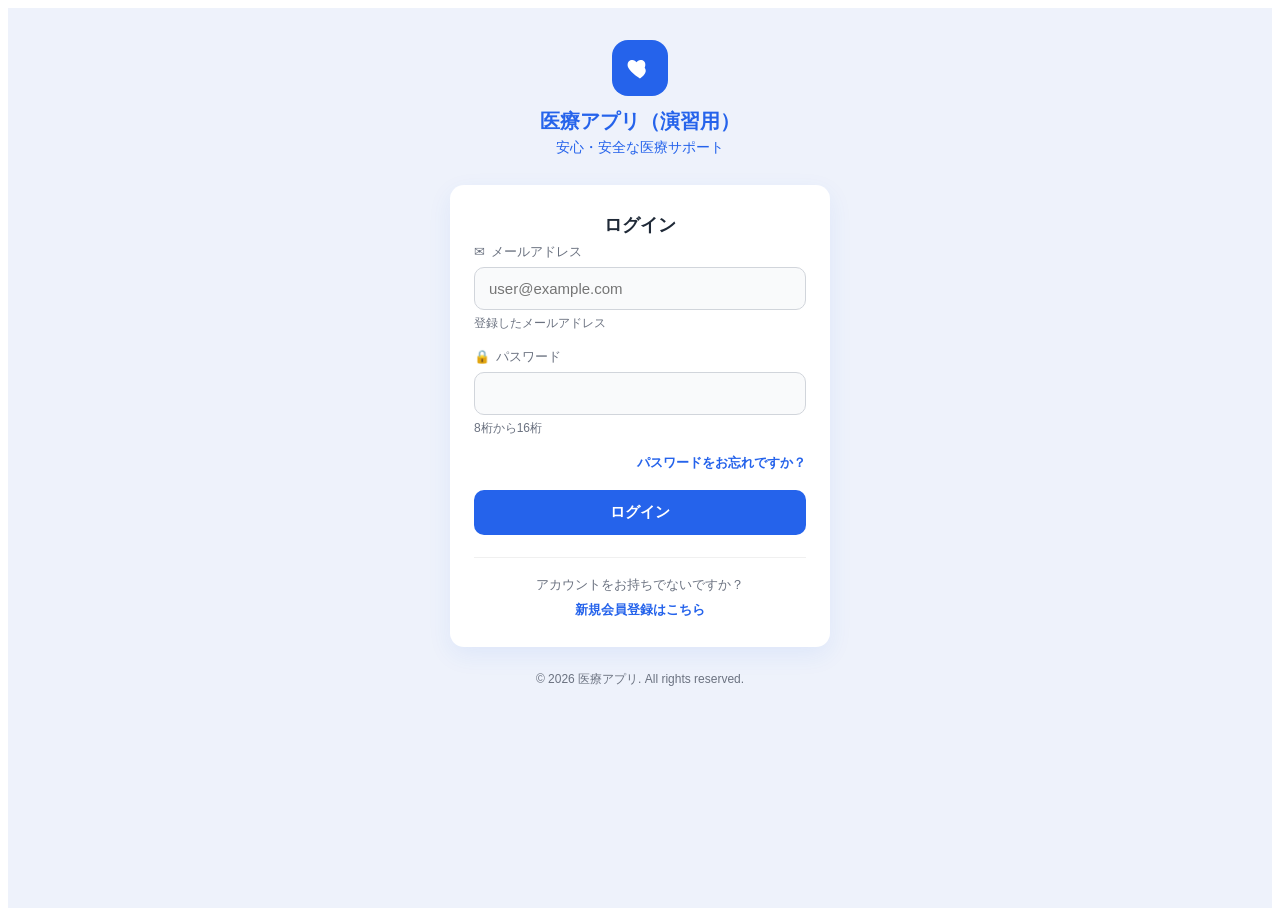
<file: reservation.html>
<!DOCTYPE html>
<html lang="ja">
<head>
  <meta charset="UTF-8">
  <meta name="viewport" content="width=device-width, initial-scale=1.0">
  <title>予約アクセス - 医療アプリ</title>
  <link rel="stylesheet" href="css/style.css">
  <style>
    /* ===== Reset & Base ===== */
    *, *::before, *::after { box-sizing: border-box; margin: 0; padding: 0; }
    body {
      font-family: -apple-system, BlinkMacSystemFont, 'Hiragino Sans', 'Hiragino Kaku Gothic ProN', 'Noto Sans JP', sans-serif;
      background: #f0f4f8;
      color: #1a1a1a;
      min-height: 100vh;
      display: flex;
      justify-content: center;
      align-items: flex-start;
      padding: 16px;
    }

    /* ===== Mobile Container ===== */
    .n-app-container {
      width: 100%;
      max-width: 400px;
      background: #f0f4f8;
      min-height: 100vh;
    }

    /* ===== Header ===== */
    .n-rsv-header {
      display: flex;
      align-items: center;
      padding: 16px 0;
      gap: 12px;
    }
    .n-btn-back {
      background: none;
      border: none;
      font-size: 20px;
      color: #3b82f6;
      cursor: pointer;
      padding: 4px;
      display: flex;
      align-items: center;
    }
    .n-rsv-header-content {
      flex: 1;
    }
    .n-rsv-header-title {
      font-size: 17px;
      font-weight: 700;
      color: #1e293b;
    }
    .n-rsv-header-subtitle {
      font-size: 12px;
      color: #64748b;
    }
    .n-rsv-header-pin-icon {
      width: 36px;
      height: 36px;
      background: #d1fae5;
      border-radius: 50%;
      display: flex;
      align-items: center;
      justify-content: center;
      font-size: 18px;
    }

    /* ===== Legend ===== */
    .n-legend {
      display: flex;
      flex-wrap: wrap;
      gap: 10px;
      padding: 10px 0;
      margin-bottom: 4px;
    }
    .n-legend-label {
      font-size: 11px;
      font-weight: 600;
      color: #64748b;
      margin-right: 4px;
    }
    .n-legend-item {
      display: flex;
      align-items: center;
      gap: 4px;
      font-size: 11px;
      color: #475569;
    }
    .n-legend-dot {
      width: 10px;
      height: 10px;
      border-radius: 50%;
    }
    .n-legend-dot.n-hospital    { background: #ef4444; }
    .n-legend-dot.n-clinic      { background: #3b82f6; }
    .n-legend-dot.n-dental      { background: #22c55e; }
    .n-legend-dot.n-onsen       { background: #a855f7; }

    /* ===== Map Area ===== */
    .n-map-container {
      background: #e2e8f0;
      border-radius: 16px;
      height: 280px;
      position: relative;
      overflow: hidden;
      margin-bottom: 8px;
    }
    .n-map-bg {
      width: 100%;
      height: 100%;
      background:
        linear-gradient(90deg, rgba(203,213,225,0.3) 1px, transparent 1px),
        linear-gradient(rgba(203,213,225,0.3) 1px, transparent 1px),
        linear-gradient(135deg, #e8eef4 0%, #dce4ed 100%);
      background-size: 40px 40px, 40px 40px, 100% 100%;
      position: relative;
    }
    .n-map-road-h {
      position: absolute;
      height: 3px;
      background: #cbd5e1;
      border-radius: 2px;
    }
    .n-map-road-v {
      position: absolute;
      width: 3px;
      background: #cbd5e1;
      border-radius: 2px;
    }

    /* ===== Map Pins ===== */
    .n-map-pin {
      position: absolute;
      width: 36px;
      height: 36px;
      border-radius: 50%;
      display: flex;
      align-items: center;
      justify-content: center;
      font-size: 16px;
      color: #fff;
      cursor: pointer;
      transition: transform 0.2s;
      box-shadow: 0 2px 8px rgba(0,0,0,0.2);
      z-index: 2;
    }
    .n-map-pin:hover {
      transform: scale(1.15);
      z-index: 3;
    }
    .n-map-pin::after {
      content: '';
      position: absolute;
      bottom: -5px;
      left: 50%;
      transform: translateX(-50%);
      width: 0;
      height: 0;
      border-left: 6px solid transparent;
      border-right: 6px solid transparent;
    }
    .n-map-pin.n-hospital    { background: #ef4444; }
    .n-map-pin.n-hospital::after { border-top: 6px solid #ef4444; }
    .n-map-pin.n-clinic      { background: #3b82f6; }
    .n-map-pin.n-clinic::after   { border-top: 6px solid #3b82f6; }
    .n-map-pin.n-dental      { background: #22c55e; }
    .n-map-pin.n-dental::after   { border-top: 6px solid #22c55e; }
    .n-map-pin.n-onsen       { background: #a855f7; }
    .n-map-pin.n-onsen::after    { border-top: 6px solid #a855f7; }

    .n-map-hint {
      position: absolute;
      bottom: 12px;
      left: 50%;
      transform: translateX(-50%);
      background: #3b82f6;
      color: #fff;
      font-size: 11px;
      font-weight: 600;
      padding: 6px 14px;
      border-radius: 20px;
      white-space: nowrap;
      z-index: 4;
    }

    /* ===== Facility List ===== */
    .n-facility-section-title {
      font-size: 15px;
      font-weight: 700;
      color: #1e293b;
      padding: 14px 0 10px;
    }
    .n-facility-card {
      background: #fff;
      border-radius: 12px;
      padding: 14px 16px;
      margin-bottom: 10px;
      display: flex;
      align-items: center;
      gap: 12px;
      cursor: pointer;
      transition: transform 0.15s, box-shadow 0.15s;
      text-decoration: none;
      color: inherit;
    }
    .n-facility-card:hover {
      transform: translateY(-1px);
      box-shadow: 0 4px 12px rgba(0,0,0,0.06);
    }
    .n-facility-icon {
      width: 40px;
      height: 40px;
      border-radius: 50%;
      display: flex;
      align-items: center;
      justify-content: center;
      font-size: 18px;
      color: #fff;
      flex-shrink: 0;
    }
    .n-facility-icon.n-hospital  { background: #ef4444; }
    .n-facility-icon.n-clinic    { background: #3b82f6; }
    .n-facility-icon.n-dental    { background: #22c55e; }
    .n-facility-icon.n-onsen     { background: #a855f7; }
    .n-facility-info {
      flex: 1;
      min-width: 0;
    }
    .n-facility-name {
      font-size: 14px;
      font-weight: 700;
      color: #1e293b;
    }
    .n-facility-type {
      font-size: 11px;
      color: #94a3b8;
    }
    .n-facility-link {
      color: #94a3b8;
      font-size: 18px;
      flex-shrink: 0;
    }

    /* ===== Footer ===== */
    .n-footer {
      text-align: center;
      padding: 20px 0;
      font-size: 11px;
      color: #94a3b8;
    }

    /* ===== Tooltip ===== */
    .n-pin-tooltip {
      display: none;
      position: absolute;
      background: #fff;
      border-radius: 8px;
      padding: 8px 12px;
      box-shadow: 0 4px 16px rgba(0,0,0,0.15);
      z-index: 10;
      white-space: nowrap;
      font-size: 12px;
      font-weight: 600;
      color: #1e293b;
      pointer-events: none;
    }
    .n-pin-tooltip.n-show {
      display: block;
    }
  </style>
</head>
<body>
  <div class="n-app-container">

    <!-- ヘッダー -->
    <div class="n-rsv-header">
      <button class="n-btn-back" id="btn-back" aria-label="ホームへ戻る">&lt;</button>
      <div class="n-rsv-header-content">
        <div class="n-rsv-header-title">予約アクセス</div>
        <div class="n-rsv-header-subtitle">近隣の医療施設・温泉施設</div>
      </div>
      <div class="n-rsv-header-pin-icon">📍</div>
    </div>

    <!-- 凡例 -->
    <div class="n-legend">
      <span class="n-legend-label">施設種別：</span>
      <span class="n-legend-item"><span class="n-legend-dot n-hospital"></span>総合病院</span>
      <span class="n-legend-item"><span class="n-legend-dot n-clinic"></span>クリニック</span>
      <span class="n-legend-item"><span class="n-legend-dot n-dental"></span>歯科医院</span>
      <span class="n-legend-item"><span class="n-legend-dot n-onsen"></span>温泉施設</span>
    </div>

    <!-- 地図エリア -->
    <div class="n-map-container">
      <div class="n-map-bg">
        <!-- 道路風ライン -->
        <div class="n-map-road-h" style="top:45%; left:0; width:100%;"></div>
        <div class="n-map-road-h" style="top:70%; left:10%; width:80%;"></div>
        <div class="n-map-road-v" style="left:30%; top:0; height:100%;"></div>
        <div class="n-map-road-v" style="left:65%; top:20%; height:60%;"></div>

        <!-- ピン -->
        <div class="n-map-pin n-hospital" style="top:28%; left:58%;"
             data-name="○○総合病院" data-url="https://example.com/hospital"
             title="○○総合病院">🩺</div>

        <div class="n-map-pin n-clinic" style="top:52%; left:35%;"
             data-name="△△クリニック" data-url="https://example.com/clinic"
             title="△△クリニック">➕</div>

        <div class="n-map-pin n-dental" style="top:60%; left:68%;"
             data-name="□□歯科医院" data-url="https://example.com/dental"
             title="□□歯科医院">🦷</div>

        <div class="n-map-pin n-onsen" style="top:38%; left:20%;"
             data-name="○○温泉" data-url="https://example.com/onsen"
             title="○○温泉">♨️</div>

        <div class="n-map-hint">📍 ピンをクリックして詳細を表示</div>
      </div>
      <div class="n-pin-tooltip" id="pin-tooltip"></div>
    </div>

    <!-- 施設一覧 -->
    <div class="n-facility-section-title">施設一覧</div>
    <div id="display-facility-list"></div>

    <!-- フッター -->
    <div class="n-footer">
      &copy; 2025 医療アプリ. All rights reserved.
    </div>
  </div>

  <!-- 共通JS（鈴木作成） -->
  <script src="js/app.js"></script>
  <script>
    // ===== 画面冒頭：ログインチェック =====
    if (typeof checkAuth === 'function') {
      checkAuth();
    }

    // --- 施設データ ---
    var facilities = [
      { name: '○○総合病院', type: '総合病院', category: 'n-hospital', icon: '🩺', url: 'https://example.com/hospital' },
      { name: '△△クリニック', type: 'クリニック', category: 'n-clinic', icon: '➕', url: 'https://example.com/clinic' },
      { name: '□□歯科医院', type: '歯科医院', category: 'n-dental', icon: '🦷', url: 'https://example.com/dental' },
      { name: '○○温泉', type: '温泉施設', category: 'n-onsen', icon: '♨️', url: 'https://example.com/onsen' }
    ];

    // --- 施設一覧を描画 ---
    var facilityListEl = document.getElementById('display-facility-list');
    facilities.forEach(function(f) {
      var card = document.createElement('a');
      card.className = 'n-facility-card';
      card.href = f.url;
      card.target = '_blank';
      card.rel = 'noopener noreferrer';
      card.innerHTML =
        '<div class="n-facility-icon ' + f.category + '">' + f.icon + '</div>' +
        '<div class="n-facility-info">' +
          '<div class="n-facility-name">' + f.name + '</div>' +
          '<div class="n-facility-type">' + f.type + '</div>' +
        '</div>' +
        '<div class="n-facility-link">↗</div>';
      facilityListEl.appendChild(card);
    });

    // --- ピンクリックで病院HPへ遷移 ---
    var pins = document.querySelectorAll('.n-map-pin');
    pins.forEach(function(pin) {
      pin.addEventListener('click', function() {
        var url = this.getAttribute('data-url');
        if (url) {
          window.open(url, '_blank', 'noopener,noreferrer');
        }
      });
      pin.addEventListener('mouseenter', function(e) {
        var tooltip = document.getElementById('pin-tooltip');
        tooltip.textContent = this.getAttribute('data-name');
        tooltip.classList.add('n-show');
        var rect = this.getBoundingClientRect();
        var containerRect = this.closest('.n-map-container').getBoundingClientRect();
        tooltip.style.left = (rect.left - containerRect.left + rect.width / 2 - tooltip.offsetWidth / 2) + 'px';
        tooltip.style.top = (rect.top - containerRect.top - 36) + 'px';
      });
      pin.addEventListener('mouseleave', function() {
        document.getElementById('pin-tooltip').classList.remove('n-show');
      });
    });

    // --- 戻るボタン → ホーム画面に遷移 ---
    document.getElementById('btn-back').addEventListener('click', function() {
      window.location.href = 'home.html';
    });
  </script>
</body>
</html>
</file>
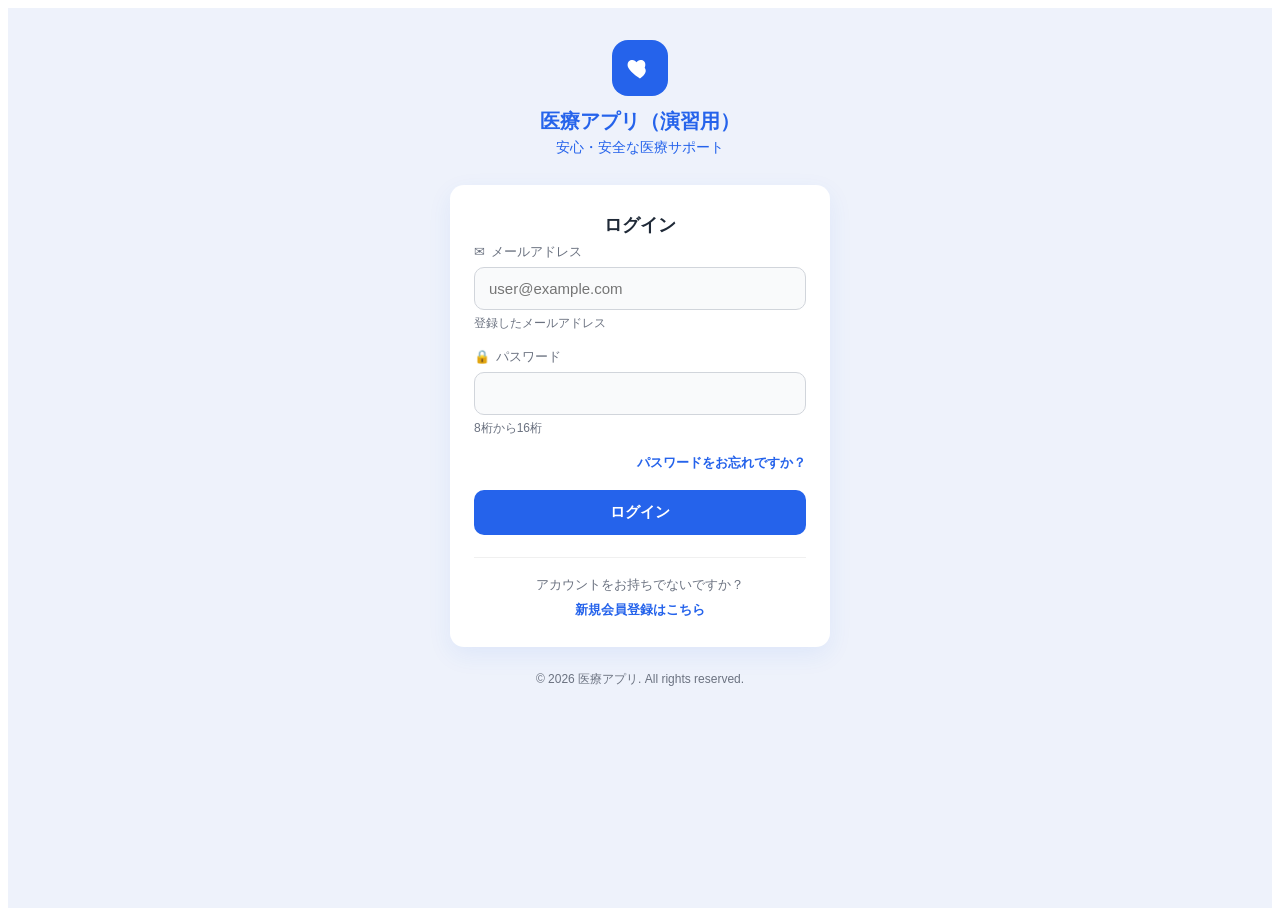
<file: settings.html>
<!DOCTYPE html>
<html lang="ja">
<head>
  <meta charset="utf-8" />
  <meta name="viewport" content="width=device-width,initial-scale=1" />
  <title>設定</title>
  <style>
    :root{--bg:#f4f6fb;--card:#fff;--accent:#2563eb;--danger:#ef4444;--muted:#6b7280}
    html,body{height:100%;margin:0;font-family:system-ui,Segoe UI,Roboto,Meiryo,sans-serif;background:var(--bg)}
    .u-wrap{max-width:920px;margin:28px auto;padding:20px}
    .u-card{background:var(--card);border-radius:12px;box-shadow:0 8px 30px rgba(2,6,23,.06);padding:18px}
    .u-header{font-weight:700;font-size:18px;color:#111;margin-bottom:8px;cursor:pointer}
    .u-muted{color:var(--muted);font-size:13px}
    .u-menu{display:block;padding:14px;border-radius:10px;margin:10px 0;background:#fbfdff;border:1px solid #eef2ff;cursor:pointer}
    .u-btn{display:inline-block;padding:10px 14px;border-radius:8px;border:none;background:var(--accent);color:#fff;cursor:pointer}
    .u-btn.u-secondary{background:#eef2ff;color:var(--accent);border:1px solid #dbeafe}
    .u-input{width:100%;padding:10px;border-radius:8px;border:1px solid #e6e9ef;box-sizing:border-box}
    .u-readonly{background:#f3f4f6;padding:10px;border-radius:8px;border:1px solid #e6e9ef}
    .u-err{color:var(--danger);font-size:13px;margin-top:8px;display:none}
    .u-layout-row{display:flex;gap:18px}
    .u-col{flex:1}
    .u-small-col{flex:0 0 360px}
    .u-note{font-size:12px;color:var(--muted);margin-top:8px}
    .u-back{cursor:pointer;color:#111}
  </style>
</head>
<body>
<div class="u-wrap">
  <div id="u-screen-main" class="u-card">
    <div style="display:flex;justify-content:space-between;align-items:center">
      <div><div id="u-back-to-home" class="u-back">＜ ホーム</div><div class="u-note">設定</div></div>
      <div id="u-display-user" class="u-muted"></div>
    </div>

    <div id="u-link-account" class="u-menu" role="button" tabindex="0">アカウント設定<div class="u-note">ユーザーID・パスワードの管理</div></div>
    <div id="u-link-logout" class="u-menu" role="button" tabindex="0"><span style="color:var(--danger);font-weight:700">→ ログアウト</span><div class="u-note">ログアウトすると再ログインが必要です</div></div>
  </div>

  <div id="u-screen-account-menu" class="u-card" style="display:none">
    <div style="display:flex;justify-content:space-between;align-items:center">
      <div><div id="u-back-to-main" class="u-back">＜ 設定</div><div class="u-note">アカウント設定</div></div>
      <div id="u-display-user-2" class="u-muted"></div>
    </div>

    <div style="margin-top:12px;display:flex;gap:18px">
      <div style="flex:0 0 360px">
        <div class="u-header" style="font-size:16px">ユーザーID変更</div>
        <div class="u-note">現在のユーザーIDを確認し、新しいID(メール)へ更新します</div>
        <div style="margin-top:12px">
          <div class="u-note">現在のユーザーID</div>
          <div id="u-current-user" class="u-readonly">—</div>
        </div>
        <div style="margin-top:12px">
          <button id="u-go-change-id" class="u-btn">ユーザーIDを変更する</button>
        </div>
      </div>

      <div style="flex:1">
        <div class="u-header" style="font-size:16px">パスワード変更</div>
        <div class="u-note">現在のパスワードを確認後、新しいパスワードに変更します</div>
        <div style="margin-top:12px">
          <button id="u-go-change-pw" class="u-btn">パスワードを変更する</button>
        </div>
      </div>
    </div>
  </div>

  <div id="u-screen-change-id" class="u-card" style="display:none;margin-top:12px">
    <div style="display:flex;justify-content:space-between;align-items:center">
      <div><div id="u-back-to-account" class="u-back">＜ アカウント設定</div><div class="u-note">ユーザーIDの変更</div></div>
      <div id="u-display-user-3" class="u-muted"></div>
    </div>

    <div style="margin-top:14px;max-width:420px">
      <div class="u-note">現在のユーザーID</div>
      <div id="u-current-user-id" class="u-readonly">—</div>

      <div style="margin-top:12px">
        <div class="u-note">新しいユーザーID（メール）</div>
        <input id="u-newId" type="text" placeholder="例: user@example.com" autocomplete="username" class="u-input">
        <div id="u-idError" class="u-err">メール形式で入力してください（例: user@example.com）</div>
      </div>

      <div style="margin-top:12px">
        <div class="u-note">現在のパスワード</div>
        <input id="u-currentPw-id" type="password" placeholder="現在のパスワード" autocomplete="current-password" class="u-input">
        <div id="u-currentPwIdError" class="u-err" style="color:var(--danger);font-size:13px;margin-top:8px;display:none">現在のパスワードが正しくありません。</div>
      </div>

      <div style="margin-top:12px">
        <button type="button" class="u-btn" id="u-btn-update-id">ユーザーIDを変更</button>
        <button id="u-btn-cancel-id" class="u-btn u-secondary" style="margin-left:8px">キャンセル</button>
      </div>
    </div>
  </div>

  <div id="u-screen-change-pw" class="u-card" style="display:none;margin-top:12px">
    <div style="display:flex;justify-content:space-between;align-items:center">
      <div><div id="u-back-to-account-2" class="u-back">＜ アカウント設定</div><div class="u-note">パスワードの変更</div></div>
      <div id="u-display-user-4" class="u-muted"></div>
    </div>

    <div style="margin-top:14px;max-width:520px">
      <div class="u-note">現在のパスワード</div>
      <input id="u-currentPw" type="password" placeholder="現在のパスワード" autocomplete="current-password" class="u-input">
      <div id="u-currentPwError" class="u-err">現在のパスワードが正しくありません。</div>

      <div style="margin-top:12px">
        <div class="u-note">新しいパスワード</div>
        <input id="u-newPw" type="password" placeholder="8〜16文字、英字と数字を含む" autocomplete="new-password" class="u-input">
        <div id="u-pwLengthError" class="u-err">8〜16文字で入力してください。</div>
      </div>

      <div style="margin-top:12px">
        <div class="u-note">新しいパスワード（確認）</div>
        <input id="u-newPwConfirm" type="password" placeholder="もう一度入力" autocomplete="new-password" class="u-input">
        <div id="u-pwAlphanumericError" class="u-err">英字と数字の両方を含めてください。</div>
      </div>

      <div style="margin-top:12px">
        <button type="button" class="u-btn" id="u-btn-update-pw">パスワードを変更</button>
        <button id="u-btn-cancel-pw" class="u-btn u-secondary" style="margin-left:8px">キャンセル</button>
      </div>

      <div class="u-note" style="margin-top:12px">パスワード要件：8〜16文字、英字と数字を組み合わせてください。</div>
    </div>
  </div>

  <div id="u-screen-error" class="u-card" style="display:none;margin-top:12px">
    <div style="display:flex;justify-content:space-between;align-items:center">
      <div><div id="u-back-to-main-from-error" class="u-back">＜ 設定</div><div class="u-note">設定エラー</div></div>
      <div id="u-display-user-5" class="u-muted"></div>
    </div>

    <div style="margin-top:14px;max-width:520px">
      <div style="background:#fee;border-radius:8px;border:1px solid #fca5a5;padding:14px">
        <div style="color:#dc2626;font-weight:700;margin-bottom:8px" id="u-error-title">エラーが発生しました</div>
        <div style="color:#991b1b;font-size:14px" id="u-error-message">詳細不明なエラーが発生しました。</div>
      </div>

      <div style="margin-top:14px">
        <button id="u-btn-error-retry" class="u-btn">再度操作する</button>
      </div>
    </div>
  </div>
</div>

<script src="js/app.js"></script>
<script>
(function(){
  let currentUserId = (typeof window.checkAuth === 'function') ? window.checkAuth() : (localStorage.getItem('login_user_id') || '');
  
  if (!currentUserId) {
    console.warn('ログイン情報が見つかりません。ログイン画面へリダイレクトします。');
    if (typeof location !== 'undefined' && location.href) {
      location.href = 'login.html';
    }
  }

  function el(id){ return document.getElementById(id) }
  function show(id){ if(el(id)) el(id).style.display='block' }
  function hide(id){ if(el(id)) el(id).style.display='none' }
  function showOnly(id){ 
    ['u-screen-main','u-screen-account-menu','u-screen-change-id','u-screen-change-pw','u-screen-error'].forEach(function(s){ 
      if(s===id) show(s); 
      else hide(s) 
    }) 
  }

  function updateUserDisplay(uid) {
    var userText = uid ? 'ログイン中: ' + uid : '未ログイン';
    ['u-display-user','u-display-user-2','u-display-user-3','u-display-user-4','u-display-user-5'].forEach(function(id){ 
      var eln = el(id); 
      if(eln) eln.textContent = userText; 
    });
    if(el('u-current-user')) el('u-current-user').textContent = uid || '—';
    if(el('u-current-user-id')) el('u-current-user-id').textContent = uid || '—';
  }

  function tShowCustomError(title, message) {
    if(el('u-error-title')) el('u-error-title').textContent = title;
    if(el('u-error-message')) el('u-error-message').textContent = message;
    showOnly('u-screen-error');
  }

  var logoutFn = (typeof window.logout === 'function') ? window.logout : function(){ 
    localStorage.removeItem('login_user_id'); 
    return Promise.resolve(); 
  };

  document.addEventListener('DOMContentLoaded', function(){
    var uid = currentUserId || localStorage.getItem('login_user_id') || '';
    updateUserDisplay(uid);
    showOnly('u-screen-main');
  });

  // 画面遷移
  if(el('u-back-to-home')) el('u-back-to-home').addEventListener('click', function(){ location.href = 'home.html'; });
  if(el('u-link-account')) el('u-link-account').addEventListener('click', function(){ showOnly('u-screen-account-menu') });
  if(el('u-back-to-main')) el('u-back-to-main').addEventListener('click', function(){ showOnly('u-screen-main') });
  if(el('u-back-to-account')) el('u-back-to-account').addEventListener('click', function(){ showOnly('u-screen-account-menu') });
  if(el('u-back-to-account-2')) el('u-back-to-account-2').addEventListener('click', function(){ showOnly('u-screen-account-menu') });
  if(el('u-back-to-main-from-error')) el('u-back-to-main-from-error').addEventListener('click', function(){ showOnly('u-screen-main') });
  if(el('u-go-change-id')) el('u-go-change-id').addEventListener('click', function(){ showOnly('u-screen-change-id') });
  if(el('u-go-change-pw')) el('u-go-change-pw').addEventListener('click', function(){ showOnly('u-screen-change-pw') });
  if(el('u-btn-cancel-id')) el('u-btn-cancel-id').addEventListener('click', function(){ showOnly('u-screen-account-menu') });
  if(el('u-btn-cancel-pw')) el('u-btn-cancel-pw').addEventListener('click', function(){ showOnly('u-screen-account-menu') });
  if(el('u-btn-error-retry')) el('u-btn-error-retry').addEventListener('click', function(){ showOnly('u-screen-main') });

  // ログアウト
  if(el('u-link-logout')) el('u-link-logout').addEventListener('click', async function(){
    if(!confirm('ログアウトしますか？')) return;
    try { await logoutFn(); } catch(e){ localStorage.removeItem('login_user_id'); }
    updateUserDisplay('');
    alert('ログアウトしました。ログイン画面に戻ります。');
    if(typeof location !== 'undefined' && location.href) {
      location.href = 'login.html';
    }
  });

  // 💡 鈴木DB完全同期修正：ユーザーID変更ボタンを押した時に本物DBへUPDATEリクエストを送る
  if(el('u-btn-update-id')) el('u-btn-update-id').addEventListener('click', async function(){
    var v = (el('u-newId') && el('u-newId').value || '').trim();
    var idErr = el('u-idError'); 
    var curIdErr = el('u-currentPwIdError');
    if(idErr) idErr.style.display='none';
    if(curIdErr) curIdErr.style.display='none';
    
    if(!v || v.indexOf('@')<1 || v.split('@')[1].indexOf('.')<1){ 
      if(idErr) idErr.style.display='block'; 
      return; 
    }
    
    var cur = el('u-currentPw-id') ? el('u-currentPw-id').value : '';
    if(!cur){ 
      tShowCustomError('パスワードが未入力です', '現在のパスワードを入力してください。');
      return; 
    }

    const updateIdBtn = el('u-btn-update-id');
    if(updateIdBtn) { updateIdBtn.disabled = true; updateIdBtn.textContent = '認証＆ID変更中...'; }

    try {
      // 1. 現在のパスワードが合致するか検証
      const authResponse = await fetch("/api/v1/login", {
        method: "POST",
        headers: {
          "X-API-KEY": "rehab-support-app-2026-key",
          "Content-Type": "application/json"
        },
        body: JSON.stringify({ email: currentUserId, password: cur })
      });

      if (!authResponse.ok) {
        if(curIdErr) curIdErr.style.display = 'block';
        return;
      }

      // 💡 2. 本人確認OKなら、新設したID変更APIへリクエストを飛ばしてDBを一斉上書き！
      const response = await fetch("/api/v1/user-id-update", {
        method: "POST",
        headers: {
          "X-API-KEY": "rehab-support-app-2026-key",
          "Content-Type": "application/json"
        },
        body: JSON.stringify({
          current_email: currentUserId,
          new_email: v
        })
      });

      if (response.ok) {
        localStorage.setItem('login_user_id', v);
        currentUserId = v;
        updateUserDisplay(v);
        
        alert('データベースのユーザーID（メールアドレス）を正常に変更しました！\n次回から新しいIDでログインしてください: ' + v);
        
        if(el('u-newId')) el('u-newId').value = '';
        if(el('u-currentPw-id')) el('u-currentPw-id').value = '';
        showOnly('u-screen-account-menu');
      } else {
        const errData = await response.json();
        tShowCustomError('ID変更エラー', errData.message || 'IDの変更に失敗しました。');
      }

    } catch (err) {
      console.error("ユーザーID変更通信エラー:", err);
      tShowCustomError('通信エラー', 'サーバーに接続できませんでした。');
    } finally {
      if(updateIdBtn) { updateIdBtn.disabled = false; updateIdBtn.textContent = 'ユーザーIDを変更'; }
    }
  });

  // パスワード変更処理
  if(el('u-btn-update-pw')) el('u-btn-update-pw').addEventListener('click', async function(e){
    var cur = el('u-currentPw') ? el('u-currentPw').value : '';
    var pw = el('u-newPw') ? el('u-newPw').value : '';
    var pwc = el('u-newPwConfirm') ? el('u-newPwConfirm').value : '';
    var lenErr = el('u-pwLengthError'), anErr = el('u-pwAlphanumericError'), curErr = el('u-currentPwError');
    
    if(lenErr) lenErr.style.display='none'; 
    if(anErr) anErr.style.display='none'; 
    if(curErr) curErr.style.display='none';
    
    if(!cur){ 
      if(curErr){ 
        curErr.textContent='現在のパスワードを入力してください。'; 
        curErr.style.display='block' 
      } 
      return; 
    }
    
    var hasError=false;
    
    if(pw.length < 8 || pw.length > 16){ 
      if(lenErr) lenErr.style.display='block'; 
      hasError=true; 
    }
    
    var hasLetter = /[A-Za-z]/.test(pw), hasNumber = /[0-9]/.test(pw);
    if(!(hasLetter && hasNumber)){ 
      if(anErr) anErr.style.display='block'; 
      hasError=true; 
    }
    
    if(pw !== pwc){ 
      tShowCustomError('パスワードが一致しません', '新しいパスワードと確認が一致しません。');
      hasError=true; 
    }
    
    if(hasError) return;

    const updateBtn = el('u-btn-update-pw');
    if(updateBtn) { updateBtn.disabled = true; updateBtn.textContent = '変更を検証中...'; }

    try {
      const authResponse = await fetch("/api/v1/login", {
        method: "POST",
        headers: {
          "X-API-KEY": "rehab-support-app-2026-key",
          "Content-Type": "application/json"
        },
        body: JSON.stringify({ email: currentUserId, password: cur })
      });

      if (!authResponse.ok) {
        if(curErr) {
          curErr.textContent = '現在のパスワードが正しくありません。';
          curErr.style.display = 'block';
        }
        return;
      }

      const response = await fetch("/api/v1/password-reset", {
        method: "POST",
        headers: {
          "X-API-KEY": "rehab-support-app-2026-key",
          "Content-Type": "application/json"
        },
        body: JSON.stringify({
          email: currentUserId,
          new_password: pw
        })
      });

      if (response.ok) {
        alert('データベースのパスワードを安全に更新しました！');
        if(el('u-currentPw')) el('u-currentPw').value=''; 
        if(el('u-newPw')) el('u-newPw').value=''; 
        if(el('u-newPwConfirm')) el('u-newPwConfirm').value=''; 
        showOnly('u-screen-account-menu'); 
      } else {
        const errData = await response.json();
        tShowCustomError('変更エラー', errData.message || 'サーバー側で変更処理に失敗しました。');
      }
    } catch (err) {
      console.error("パスワード変更通信エラー:", err);
      tShowCustomError('通信エラー', 'サーバー（mock_api.py）に接続できませんでした。');
    } finally {
      if(updateBtn) { updateBtn.disabled = false; updateBtn.textContent = 'パスワードを変更'; }
    }
  });
})();
</script>
</body>
</html>
</file>
<file: css/style.css>
@charset "utf-8";

/* ==========================================
   共通基本スタイル
   ========================================== */
body {
    font-family: "Helvetica Neue", Arial, "Hiragino Kaku Gothic ProN", "Hiragino Sans", Meiryo, sans-serif;
    line-height: 1.6;
    margin: 0;
    padding: 20px;
    background-color: #f4f7f9;
    color: #333;
}

/* 外部設計書22ページ準拠：初期設定テーマ（青） */
.theme-blue {
    background-color: #f0f4f8;
}
.theme-blue h2 {
    color: #004080;
    border-bottom: 2px solid #004080;
    padding-bottom: 8px;
}

/* 外部設計書22ページ準拠：フォントサイズ設定 */
.font-medium {
    font-size: 16px;
}

/* 共通ボタンの基本スタイル */
button {
    background-color: #0056b3;
    color: white;
    border: none;
    padding: 10px 20px;
    font-size: 16px;
    border-radius: 5px;
    cursor: pointer;
    margin: 5px;
    transition: background-color 0.2s;
}

button:hover {
    background-color: #004080;
}
</file>
